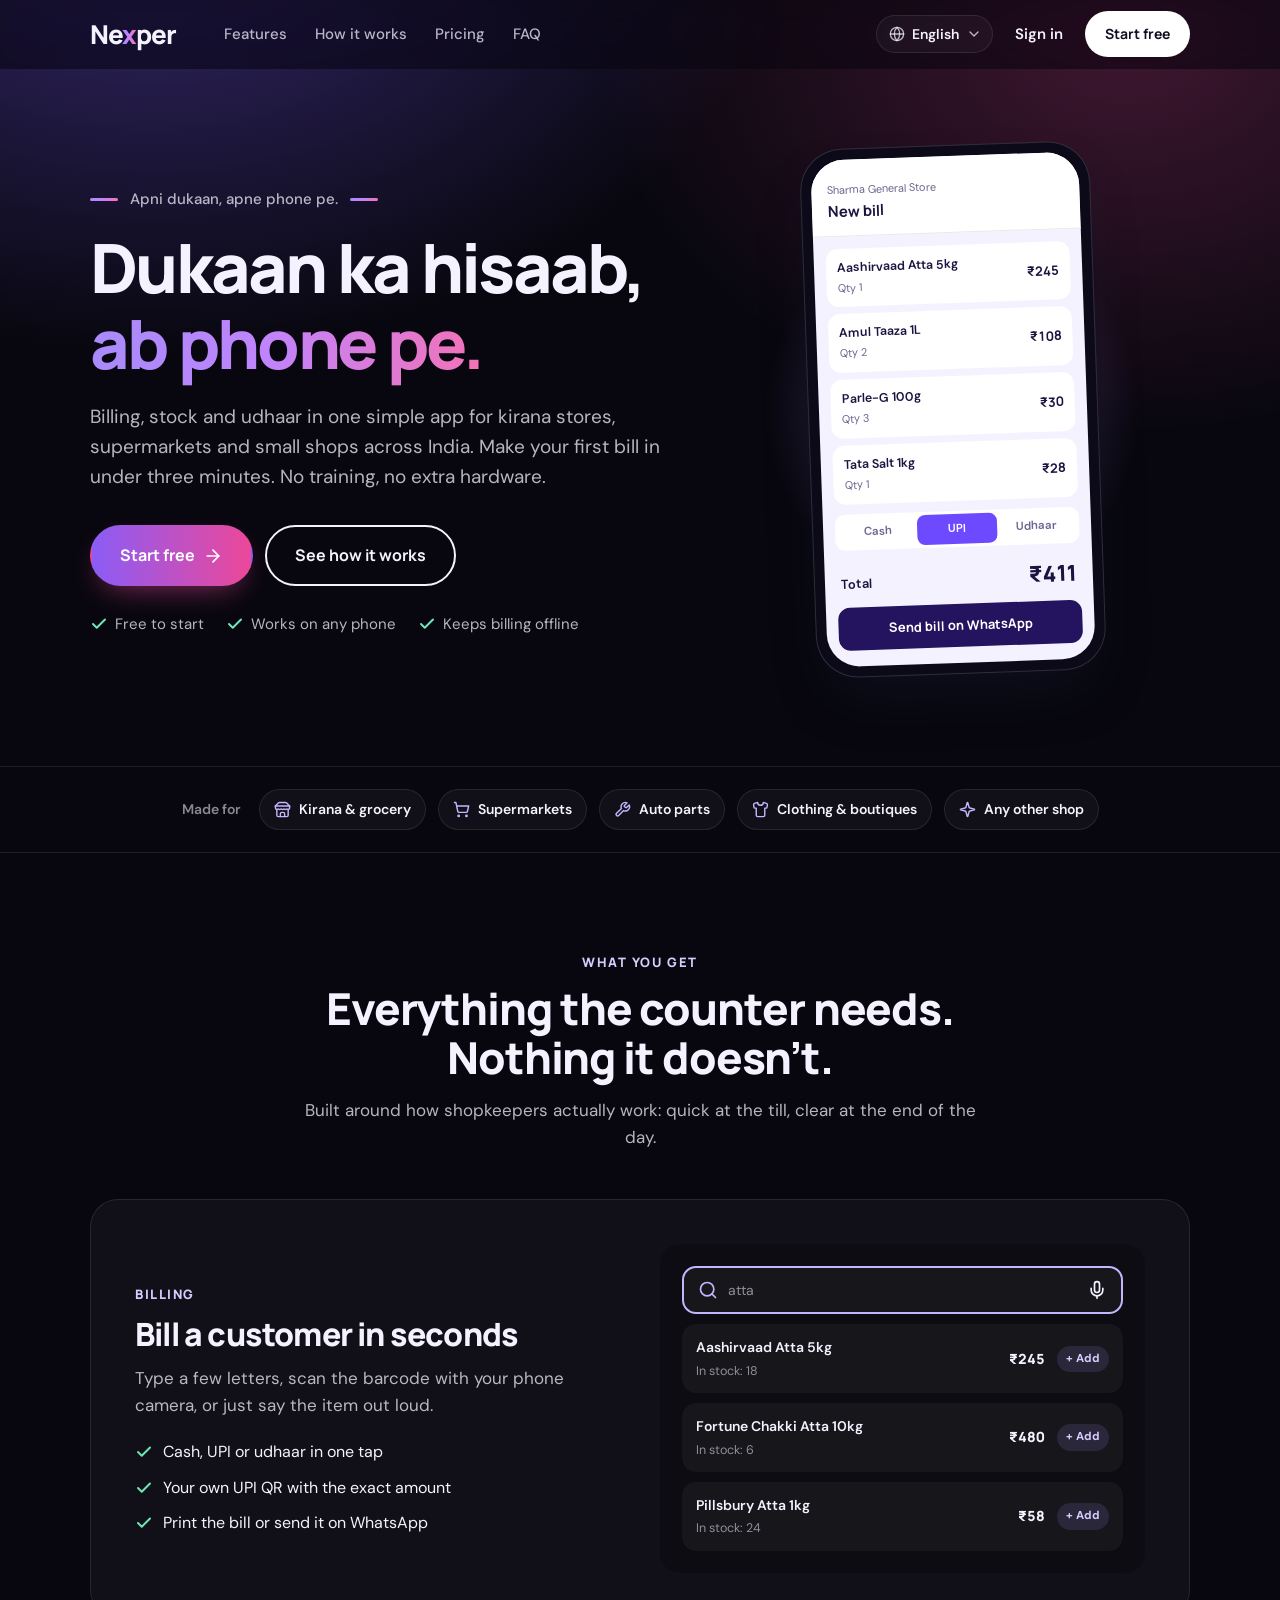
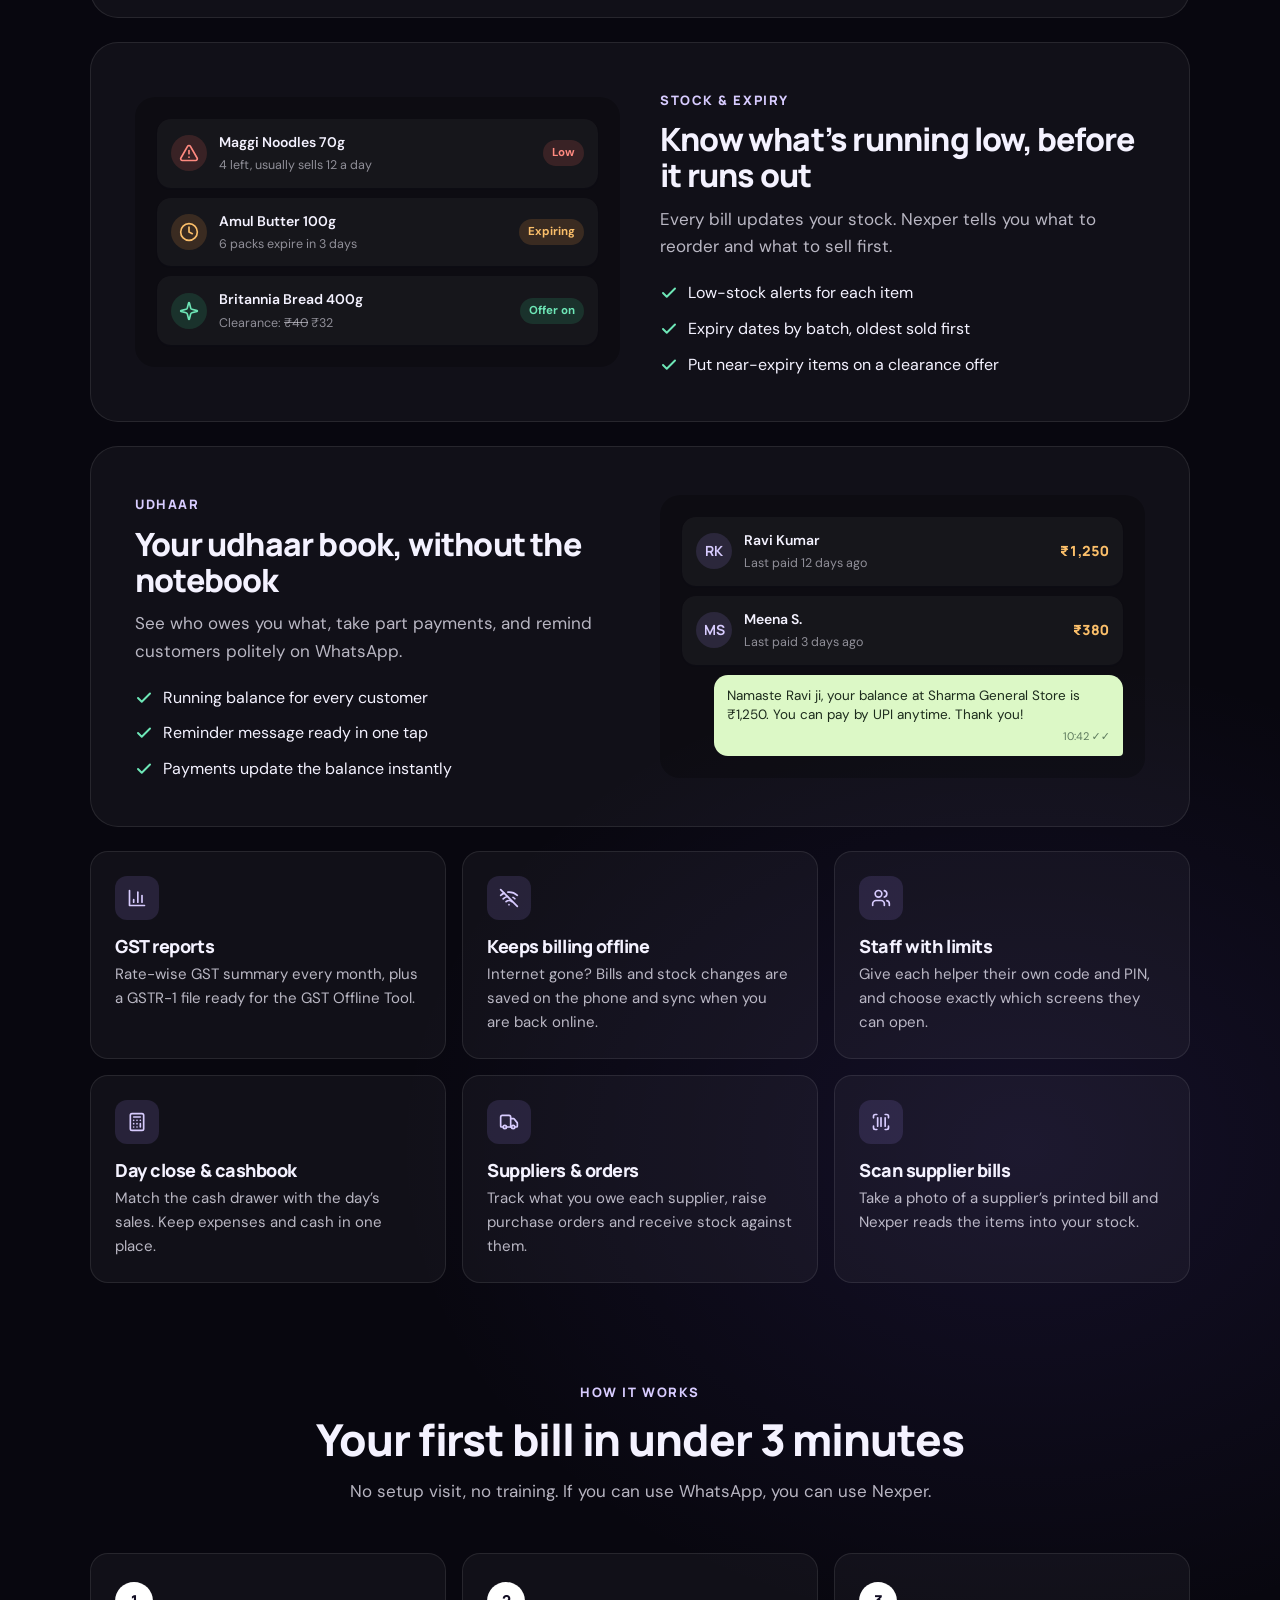
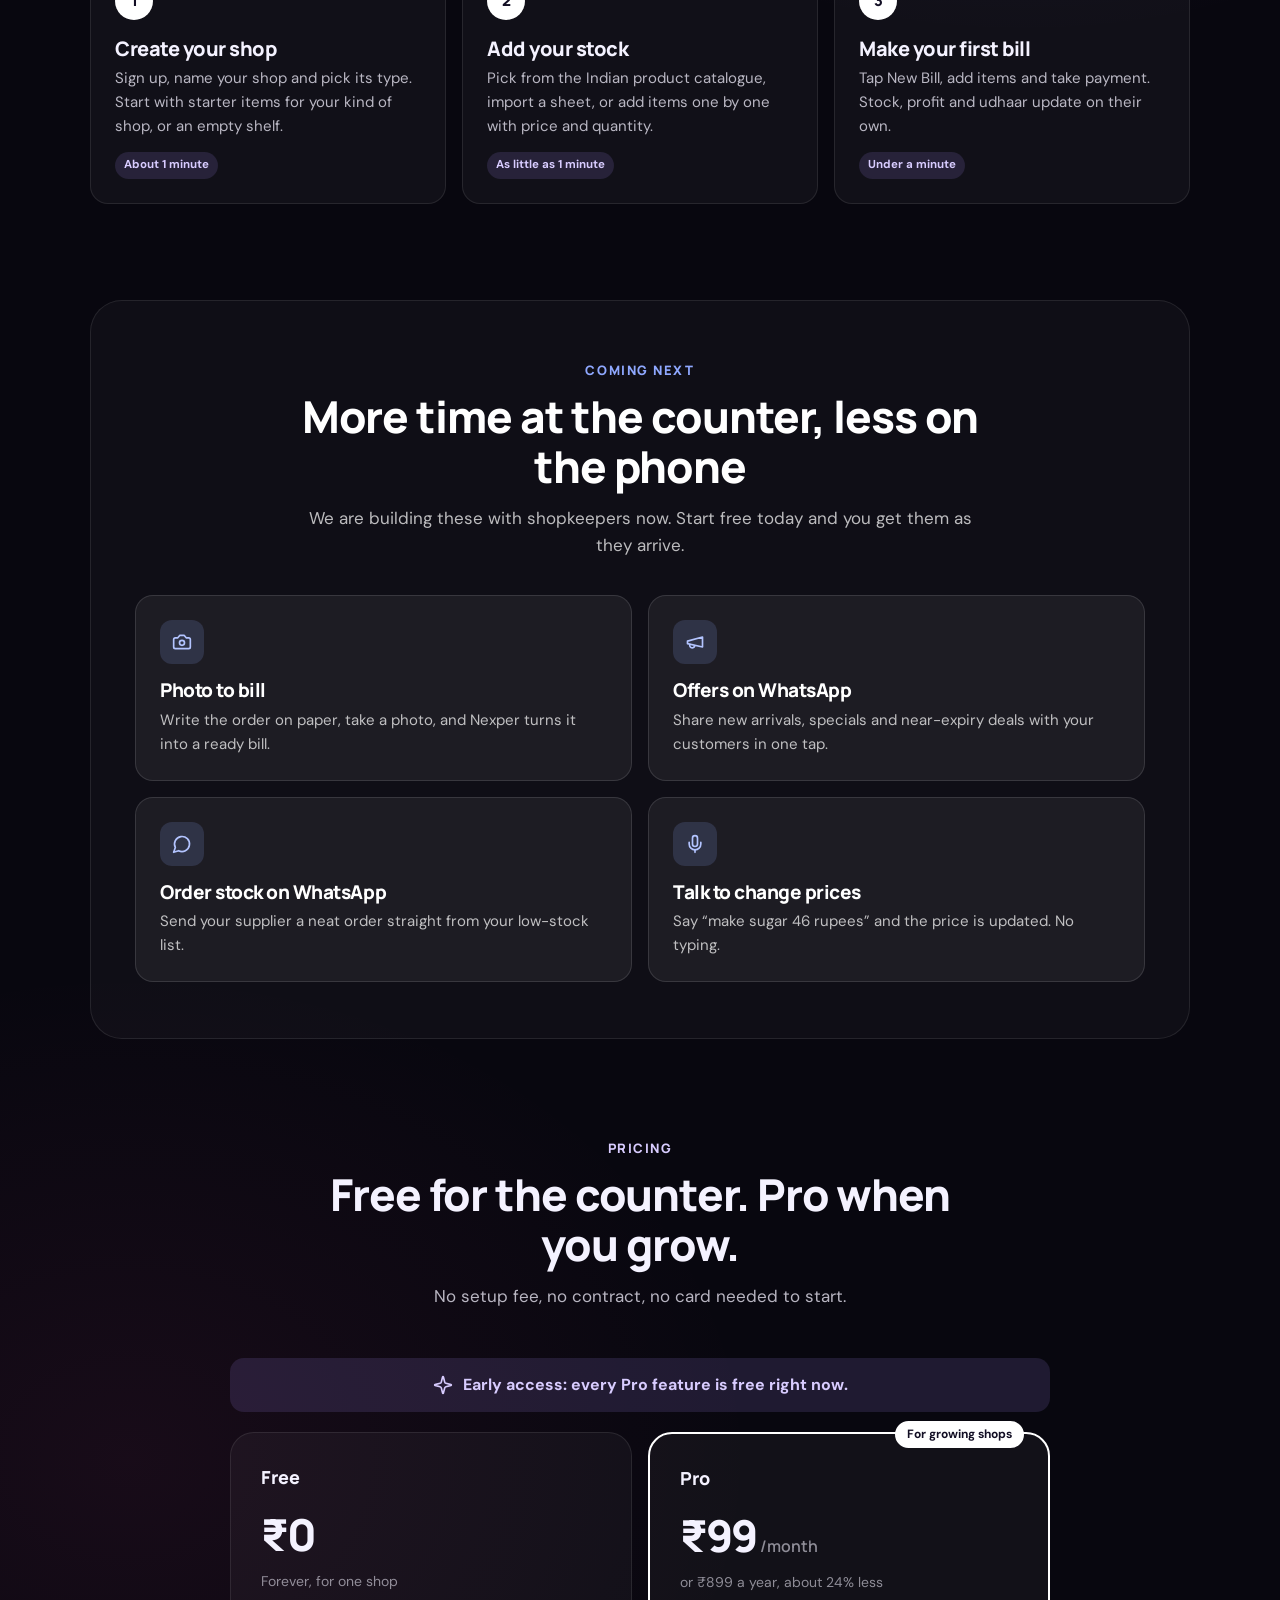
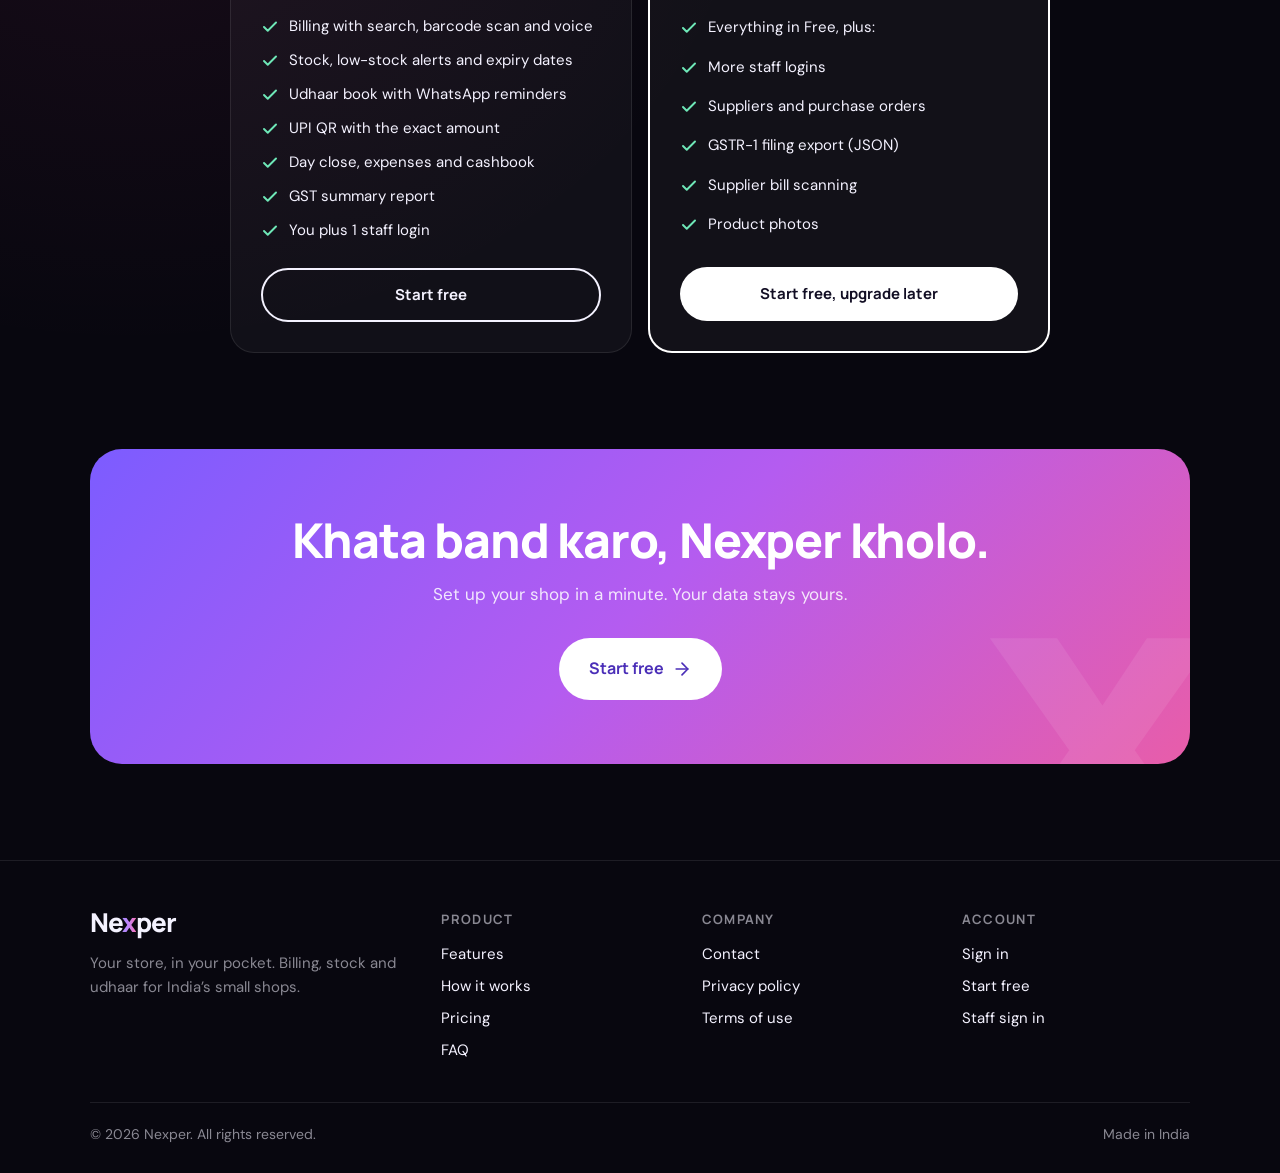
<file: index.html>
<!doctype html>
<html lang="en-IN">
<!-- Generated by tools/build.py. Do not edit by hand; see CLAUDE.md. -->
<head>
<meta charset="utf-8">
<meta name="viewport" content="width=device-width, initial-scale=1">
<title data-i18n="home.meta.title">Nexper | Dukaan ka hisaab, ab phone pe</title>
<meta name="description" content="Nexper is a simple billing, stock and udhaar app for kirana stores, supermarkets and small shops in India. Works on any phone. Free to start." data-i18n-attr="content:home.meta.description">
<link rel="canonical" href="https://nexper.in/">
<meta name="theme-color" content="#08070f">
<link rel="icon" href="/icon.svg" type="image/svg+xml">
<link rel="apple-touch-icon" href="/apple-touch-icon.png">
<meta property="og:type" content="website">
<meta property="og:site_name" content="Nexper">
<meta property="og:title" content="Nexper | Dukaan ka hisaab, ab phone pe">
<meta property="og:description" content="Nexper is a simple billing, stock and udhaar app for kirana stores, supermarkets and small shops in India. Works on any phone. Free to start.">
<meta property="og:url" content="https://nexper.in/">
<meta property="og:image" content="https://nexper.in/og.jpg">
<meta property="og:locale" content="en_IN">
<meta name="twitter:card" content="summary_large_image">
<script>
  // Hide the page briefly while a saved non-English language loads, so
  // visitors don't see English flash first. assets/i18n.js clears this.
  (function () {
    var codes = ["hi", "te", "kn", "ta", "ml"];
    var l = null;
    try { l = new URLSearchParams(location.search).get("lang") || localStorage.getItem("nexper.lang"); } catch (e) {}
    if (!l && navigator.languages) {
      for (var i = 0; i < navigator.languages.length && !l; i++) {
        var c = navigator.languages[i].slice(0, 2).toLowerCase();
        if (c === "en" || codes.indexOf(c) > -1) l = c;
      }
    }
    if (l && codes.indexOf(l) > -1) {
      var d = document.documentElement;
      d.setAttribute("data-lang-pending", "");
      setTimeout(function () { d.removeAttribute("data-lang-pending"); }, 2500);
    }
  })();
</script>
<link rel="preconnect" href="https://fonts.googleapis.com">
<link rel="preconnect" href="https://fonts.gstatic.com" crossorigin>
<link href="https://fonts.googleapis.com/css2?family=DM+Sans:opsz,wght@9..40,400;9..40,500;9..40,600;9..40,700&family=Manrope:wght@700;800&display=swap" rel="stylesheet">
<link rel="stylesheet" href="/assets/site.css?v=2e60a3e7">
</head>
<body>
<a class="skip" href="#main" data-i18n="skip">Skip to content</a>
<header class="header">
  <div class="wrap header-inner">
    <a class="wordmark" href="/" aria-label="Nexper home">Ne<span>x</span>per</a>
    <nav class="nav" aria-label="Main"><a data-i18n="nav.features" href="/#features">Features</a><a data-i18n="nav.how" href="/#how">How it works</a><a data-i18n="nav.pricing" href="/#pricing">Pricing</a><a data-i18n="nav.faq" href="/faq/">FAQ</a></nav>
    <div class="header-actions">
      <div class="lang-menu" data-lang-menu>
        <button type="button" class="lang-btn" aria-haspopup="true" aria-expanded="false" aria-label="Language" data-i18n-attr="aria-label:nav.language"><svg class="ico" aria-hidden="true"><use href="/assets/icons.svg?v=2e60a3e7#globe"/></svg><span data-lang-current>English</span><svg class="ico lang-chevron" aria-hidden="true"><use href="/assets/icons.svg?v=2e60a3e7#chevron-down"/></svg></button>
        <ul class="lang-list" role="menu" hidden><li><button type="button" role="menuitemradio" aria-checked="false" data-lang-option="en" data-html-lang="en-IN" lang="en-IN"><span class="lang-native">English</span><svg class="ico lang-tick" aria-hidden="true"><use href="/assets/icons.svg?v=2e60a3e7#check"/></svg></button></li><li><button type="button" role="menuitemradio" aria-checked="false" data-lang-option="hi" data-html-lang="hi-IN" data-font="Noto Sans Devanagari" lang="hi-IN"><span class="lang-native">हिन्दी</span><span class="lang-en">Hindi</span><svg class="ico lang-tick" aria-hidden="true"><use href="/assets/icons.svg?v=2e60a3e7#check"/></svg></button></li><li><button type="button" role="menuitemradio" aria-checked="false" data-lang-option="te" data-html-lang="te-IN" data-font="Noto Sans Telugu" lang="te-IN"><span class="lang-native">తెలుగు</span><span class="lang-en">Telugu</span><svg class="ico lang-tick" aria-hidden="true"><use href="/assets/icons.svg?v=2e60a3e7#check"/></svg></button></li><li><button type="button" role="menuitemradio" aria-checked="false" data-lang-option="kn" data-html-lang="kn-IN" data-font="Noto Sans Kannada" lang="kn-IN"><span class="lang-native">ಕನ್ನಡ</span><span class="lang-en">Kannada</span><svg class="ico lang-tick" aria-hidden="true"><use href="/assets/icons.svg?v=2e60a3e7#check"/></svg></button></li><li><button type="button" role="menuitemradio" aria-checked="false" data-lang-option="ta" data-html-lang="ta-IN" data-font="Noto Sans Tamil" lang="ta-IN"><span class="lang-native">தமிழ்</span><span class="lang-en">Tamil</span><svg class="ico lang-tick" aria-hidden="true"><use href="/assets/icons.svg?v=2e60a3e7#check"/></svg></button></li><li><button type="button" role="menuitemradio" aria-checked="false" data-lang-option="ml" data-html-lang="ml-IN" data-font="Noto Sans Malayalam" lang="ml-IN"><span class="lang-native">മലയാളം</span><span class="lang-en">Malayalam</span><svg class="ico lang-tick" aria-hidden="true"><use href="/assets/icons.svg?v=2e60a3e7#check"/></svg></button></li></ul>
      </div>
      <a class="signin" data-i18n="nav.signin" href="https://app.nexper.in/login">Sign in</a>
      <a class="btn btn-dark header-start" data-i18n="nav.start" href="https://app.nexper.in/login?mode=signup">Start free</a>
      <button class="menu-btn" type="button" aria-label="Menu" data-i18n-attr="aria-label:nav.menu" aria-expanded="false" aria-controls="mobile-menu"><svg class="ico" aria-hidden="true"><use href="/assets/icons.svg?v=2e60a3e7#menu"/></svg></button>
    </div>
  </div>
  <nav class="mobile-menu" id="mobile-menu" aria-label="Mobile"><a data-i18n="nav.features" href="/#features">Features</a><a data-i18n="nav.how" href="/#how">How it works</a><a data-i18n="nav.pricing" href="/#pricing">Pricing</a><a data-i18n="nav.faq" href="/faq/">FAQ</a><a data-i18n="nav.signin" href="https://app.nexper.in/login">Sign in</a></nav>
</header>
<main id="main">
<section class="hero">
  <div class="wrap hero-grid">
    <div>
      <span class="tagline" data-i18n="home.hero.tagline">Apni dukaan, apne phone pe.</span>
      <h1 data-i18n="home.hero.title">Dukaan ka hisaab, <em>ab phone pe.</em></h1>
      <p class="hero-sub" data-i18n="home.hero.sub">Billing, stock and udhaar in one simple app for kirana stores, supermarkets and small shops across India. Make your first bill in under three minutes. No training, no extra hardware.</p>
      <div class="hero-ctas">
        <a class="btn btn-primary btn-lg" href="https://app.nexper.in/login?mode=signup"><span data-i18n="nav.start">Start free</span> <svg class="ico" aria-hidden="true"><use href="/assets/icons.svg?v=2e60a3e7#arrow-right"/></svg></a>
        <a class="btn btn-ghost btn-lg" data-i18n="home.hero.cta2" href="#how">See how it works</a>
      </div>
      <ul class="checks">
        <li><svg class="ico" aria-hidden="true"><use href="/assets/icons.svg?v=2e60a3e7#check"/></svg><span data-i18n="home.hero.check1">Free to start</span></li>
        <li><svg class="ico" aria-hidden="true"><use href="/assets/icons.svg?v=2e60a3e7#check"/></svg><span data-i18n="home.hero.check2">Works on any phone</span></li>
        <li><svg class="ico" aria-hidden="true"><use href="/assets/icons.svg?v=2e60a3e7#check"/></svg><span data-i18n="home.hero.check3">Keeps billing offline</span></li>
      </ul>
    </div>

    <div class="phone-stage" aria-hidden="true">
      <div class="phone">
        <div class="screen">
          <div class="screen-top"><small>Sharma General Store</small><strong data-i18n="phone.newbill">New bill</strong></div>
          <div class="screen-body">
            <div class="line"><span><b>Aashirvaad Atta 5kg</b><i><span data-i18n="phone.qty">Qty</span> 1</i></span><span class="amt">&#8377;245</span></div>
            <div class="line"><span><b>Amul Taaza 1L</b><i><span data-i18n="phone.qty">Qty</span> 2</i></span><span class="amt">&#8377;108</span></div>
            <div class="line"><span><b>Parle-G 100g</b><i><span data-i18n="phone.qty">Qty</span> 3</i></span><span class="amt">&#8377;30</span></div>
            <div class="line"><span><b>Tata Salt 1kg</b><i><span data-i18n="phone.qty">Qty</span> 1</i></span><span class="amt">&#8377;28</span></div>
            <div class="pay"><span data-i18n="phone.cash">Cash</span><span class="on">UPI</span><span data-i18n="phone.udhaar">Udhaar</span></div>
            <div class="total"><span data-i18n="phone.total">Total</span><span class="amt">&#8377;411</span></div>
            <div class="screen-cta" data-i18n="phone.send">Send bill on WhatsApp</div>
          </div>
        </div>
      </div>
    </div>
  </div>
</section>

<section class="shops" aria-label="Shop types">
  <div class="wrap shops-inner">
    <p data-i18n="shops.madefor">Made for</p>
    <span class="pill"><svg class="ico" aria-hidden="true"><use href="/assets/icons.svg?v=2e60a3e7#store"/></svg><span data-i18n="shops.kirana">Kirana & grocery</span></span><span class="pill"><svg class="ico" aria-hidden="true"><use href="/assets/icons.svg?v=2e60a3e7#cart"/></svg><span data-i18n="shops.super">Supermarkets</span></span><span class="pill"><svg class="ico" aria-hidden="true"><use href="/assets/icons.svg?v=2e60a3e7#wrench"/></svg><span data-i18n="shops.auto">Auto parts</span></span><span class="pill"><svg class="ico" aria-hidden="true"><use href="/assets/icons.svg?v=2e60a3e7#shirt"/></svg><span data-i18n="shops.clothing">Clothing & boutiques</span></span><span class="pill"><svg class="ico" aria-hidden="true"><use href="/assets/icons.svg?v=2e60a3e7#sparkles"/></svg><span data-i18n="shops.other">Any other shop</span></span>
  </div>
</section>

<section class="section" id="features">
  <div class="wrap">
    <div class="section-head">
      <span class="eyebrow" data-i18n="features.eyebrow">What you get</span>
      <h2 data-i18n="features.title">Everything the counter needs. Nothing it doesn’t.</h2>
      <p data-i18n="features.sub">Built around how shopkeepers actually work: quick at the till, clear at the end of the day.</p>
    </div>

    <div class="rows">
      <article class="row">
        <div class="row-copy">
          <span class="eyebrow" data-i18n="billing.eyebrow">Billing</span>
          <h3 data-i18n="billing.title">Bill a customer in seconds</h3>
          <p data-i18n="billing.text">Type a few letters, scan the barcode with your phone camera, or just say the item out loud.</p>
          <ul class="ticks"><li><svg class="ico" aria-hidden="true"><use href="/assets/icons.svg?v=2e60a3e7#check"/></svg><span data-i18n="billing.t1">Cash, UPI or udhaar in one tap</span></li><li><svg class="ico" aria-hidden="true"><use href="/assets/icons.svg?v=2e60a3e7#check"/></svg><span data-i18n="billing.t2">Your own UPI QR with the exact amount</span></li><li><svg class="ico" aria-hidden="true"><use href="/assets/icons.svg?v=2e60a3e7#check"/></svg><span data-i18n="billing.t3">Print the bill or send it on WhatsApp</span></li></ul>
        </div>
        <div class="demo" aria-hidden="true">
          <div class="search"><svg class="ico" aria-hidden="true"><use href="/assets/icons.svg?v=2e60a3e7#search"/></svg><span>atta</span><svg class="ico mic" aria-hidden="true"><use href="/assets/icons.svg?v=2e60a3e7#mic"/></svg></div>
          <div class="demo-card"><div class="grow"><b>Aashirvaad Atta 5kg</b><small><span data-i18n="demo.instock">In stock:</span> 18</small></div><span class="amt">&#8377;245</span><span class="tag tag-blue" data-i18n="demo.add">+ Add</span></div>
          <div class="demo-card"><div class="grow"><b>Fortune Chakki Atta 10kg</b><small><span data-i18n="demo.instock">In stock:</span> 6</small></div><span class="amt">&#8377;480</span><span class="tag tag-blue" data-i18n="demo.add">+ Add</span></div>
          <div class="demo-card"><div class="grow"><b>Pillsbury Atta 1kg</b><small><span data-i18n="demo.instock">In stock:</span> 24</small></div><span class="amt">&#8377;58</span><span class="tag tag-blue" data-i18n="demo.add">+ Add</span></div>
        </div>
      </article>

      <article class="row">
        <div class="row-copy">
          <span class="eyebrow" data-i18n="stock.eyebrow">Stock & expiry</span>
          <h3 data-i18n="stock.title">Know what’s running low, before it runs out</h3>
          <p data-i18n="stock.text">Every bill updates your stock. Nexper tells you what to reorder and what to sell first.</p>
          <ul class="ticks"><li><svg class="ico" aria-hidden="true"><use href="/assets/icons.svg?v=2e60a3e7#check"/></svg><span data-i18n="stock.t1">Low-stock alerts for each item</span></li><li><svg class="ico" aria-hidden="true"><use href="/assets/icons.svg?v=2e60a3e7#check"/></svg><span data-i18n="stock.t2">Expiry dates by batch, oldest sold first</span></li><li><svg class="ico" aria-hidden="true"><use href="/assets/icons.svg?v=2e60a3e7#check"/></svg><span data-i18n="stock.t3">Put near-expiry items on a clearance offer</span></li></ul>
        </div>
        <div class="demo" aria-hidden="true">
          <div class="demo-card"><span class="avatar" style="background:var(--red-soft);color:var(--red)"><svg class="ico" aria-hidden="true"><use href="/assets/icons.svg?v=2e60a3e7#alert"/></svg></span><div class="grow"><b>Maggi Noodles 70g</b><small data-i18n="demo.low.text">4 left, usually sells 12 a day</small></div><span class="tag tag-red" data-i18n="demo.low.tag">Low</span></div>
          <div class="demo-card"><span class="avatar" style="background:var(--amber-soft);color:var(--amber)"><svg class="ico" aria-hidden="true"><use href="/assets/icons.svg?v=2e60a3e7#clock"/></svg></span><div class="grow"><b>Amul Butter 100g</b><small data-i18n="demo.exp.text">6 packs expire in 3 days</small></div><span class="tag tag-amber" data-i18n="demo.exp.tag">Expiring</span></div>
          <div class="demo-card"><span class="avatar" style="background:var(--green-soft);color:var(--green)"><svg class="ico" aria-hidden="true"><use href="/assets/icons.svg?v=2e60a3e7#sparkles"/></svg></span><div class="grow"><b>Britannia Bread 400g</b><small data-i18n="demo.offer.text">Clearance: <s>₹40</s> ₹32</small></div><span class="tag tag-green" data-i18n="demo.offer.tag">Offer on</span></div>
        </div>
      </article>

      <article class="row">
        <div class="row-copy">
          <span class="eyebrow" data-i18n="udhaar.eyebrow">Udhaar</span>
          <h3 data-i18n="udhaar.title">Your udhaar book, without the notebook</h3>
          <p data-i18n="udhaar.text">See who owes you what, take part payments, and remind customers politely on WhatsApp.</p>
          <ul class="ticks"><li><svg class="ico" aria-hidden="true"><use href="/assets/icons.svg?v=2e60a3e7#check"/></svg><span data-i18n="udhaar.t1">Running balance for every customer</span></li><li><svg class="ico" aria-hidden="true"><use href="/assets/icons.svg?v=2e60a3e7#check"/></svg><span data-i18n="udhaar.t2">Reminder message ready in one tap</span></li><li><svg class="ico" aria-hidden="true"><use href="/assets/icons.svg?v=2e60a3e7#check"/></svg><span data-i18n="udhaar.t3">Payments update the balance instantly</span></li></ul>
        </div>
        <div class="demo" aria-hidden="true">
          <div class="demo-card"><span class="avatar">RK</span><div class="grow"><b>Ravi Kumar</b><small data-i18n="demo.paid12">Last paid 12 days ago</small></div><span class="amt" style="color:var(--amber)">&#8377;1,250</span></div>
          <div class="demo-card"><span class="avatar">MS</span><div class="grow"><b>Meena S.</b><small data-i18n="demo.paid3">Last paid 3 days ago</small></div><span class="amt" style="color:var(--amber)">&#8377;380</span></div>
          <div class="wa-bubble"><span data-i18n="demo.wa">Namaste Ravi ji, your balance at Sharma General Store is ₹1,250. You can pay by UPI anytime. Thank you!</span><small>10:42 &#10003;&#10003;</small></div>
        </div>
      </article>
    </div>

    <div class="grid">
      <div class="card"><span class="icon-box"><svg class="ico" aria-hidden="true"><use href="/assets/icons.svg?v=2e60a3e7#chart"/></svg></span><h3 data-i18n="grid.gst.title">GST reports</h3><p data-i18n="grid.gst.text">Rate-wise GST summary every month, plus a GSTR-1 file ready for the GST Offline Tool.</p></div><div class="card"><span class="icon-box"><svg class="ico" aria-hidden="true"><use href="/assets/icons.svg?v=2e60a3e7#wifi-off"/></svg></span><h3 data-i18n="grid.offline.title">Keeps billing offline</h3><p data-i18n="grid.offline.text">Internet gone? Bills and stock changes are saved on the phone and sync when you are back online.</p></div><div class="card"><span class="icon-box"><svg class="ico" aria-hidden="true"><use href="/assets/icons.svg?v=2e60a3e7#users"/></svg></span><h3 data-i18n="grid.staff.title">Staff with limits</h3><p data-i18n="grid.staff.text">Give each helper their own code and PIN, and choose exactly which screens they can open.</p></div><div class="card"><span class="icon-box"><svg class="ico" aria-hidden="true"><use href="/assets/icons.svg?v=2e60a3e7#calculator"/></svg></span><h3 data-i18n="grid.dayclose.title">Day close & cashbook</h3><p data-i18n="grid.dayclose.text">Match the cash drawer with the day’s sales. Keep expenses and cash in one place.</p></div><div class="card"><span class="icon-box"><svg class="ico" aria-hidden="true"><use href="/assets/icons.svg?v=2e60a3e7#truck"/></svg></span><h3 data-i18n="grid.suppliers.title">Suppliers & orders</h3><p data-i18n="grid.suppliers.text">Track what you owe each supplier, raise purchase orders and receive stock against them.</p></div><div class="card"><span class="icon-box"><svg class="ico" aria-hidden="true"><use href="/assets/icons.svg?v=2e60a3e7#scan"/></svg></span><h3 data-i18n="grid.scan.title">Scan supplier bills</h3><p data-i18n="grid.scan.text">Take a photo of a supplier’s printed bill and Nexper reads the items into your stock.</p></div>
    </div>
  </div>
</section>

<section class="section" id="how">
  <div class="wrap">
    <div class="section-head">
      <span class="eyebrow" data-i18n="how.eyebrow">How it works</span>
      <h2 data-i18n="how.title">Your first bill in under 3 minutes</h2>
      <p data-i18n="how.sub">No setup visit, no training. If you can use WhatsApp, you can use Nexper.</p>
    </div>
    <div class="steps">
      <div class="step"><span class="step-n">1</span><h3 data-i18n="how.s1.title">Create your shop</h3><p data-i18n="how.s1.text">Sign up, name your shop and pick its type. Start with starter items for your kind of shop, or an empty shelf.</p><span class="tag tag-blue time" data-i18n="how.s1.time">About 1 minute</span></div><div class="step"><span class="step-n">2</span><h3 data-i18n="how.s2.title">Add your stock</h3><p data-i18n="how.s2.text">Pick from the Indian product catalogue, import a sheet, or add items one by one with price and quantity.</p><span class="tag tag-blue time" data-i18n="how.s2.time">As little as 1 minute</span></div><div class="step"><span class="step-n">3</span><h3 data-i18n="how.s3.title">Make your first bill</h3><p data-i18n="how.s3.text">Tap New Bill, add items and take payment. Stock, profit and udhaar update on their own.</p><span class="tag tag-blue time" data-i18n="how.s3.time">Under a minute</span></div>
    </div>
  </div>
</section>

<section class="section" id="soon">
  <div class="wrap">
    <div class="soon">
      <div class="section-head">
        <span class="eyebrow" data-i18n="soon.eyebrow">Coming next</span>
        <h2 data-i18n="soon.title">More time at the counter, less on the phone</h2>
        <p data-i18n="soon.sub">We are building these with shopkeepers now. Start free today and you get them as they arrive.</p>
      </div>
      <div class="soon-grid">
        <div class="soon-card"><span class="icon-box"><svg class="ico" aria-hidden="true"><use href="/assets/icons.svg?v=2e60a3e7#camera"/></svg></span><h3 data-i18n="soon.photo.title">Photo to bill</h3><p data-i18n="soon.photo.text">Write the order on paper, take a photo, and Nexper turns it into a ready bill.</p></div><div class="soon-card"><span class="icon-box"><svg class="ico" aria-hidden="true"><use href="/assets/icons.svg?v=2e60a3e7#megaphone"/></svg></span><h3 data-i18n="soon.offers.title">Offers on WhatsApp</h3><p data-i18n="soon.offers.text">Share new arrivals, specials and near-expiry deals with your customers in one tap.</p></div><div class="soon-card"><span class="icon-box"><svg class="ico" aria-hidden="true"><use href="/assets/icons.svg?v=2e60a3e7#message"/></svg></span><h3 data-i18n="soon.order.title">Order stock on WhatsApp</h3><p data-i18n="soon.order.text">Send your supplier a neat order straight from your low-stock list.</p></div><div class="soon-card"><span class="icon-box"><svg class="ico" aria-hidden="true"><use href="/assets/icons.svg?v=2e60a3e7#mic"/></svg></span><h3 data-i18n="soon.voice.title">Talk to change prices</h3><p data-i18n="soon.voice.text">Say “make sugar 46 rupees” and the price is updated. No typing.</p></div>
      </div>
    </div>
  </div>
</section>

<section class="section" id="pricing">
  <div class="wrap">
    <div class="section-head">
      <span class="eyebrow" data-i18n="pricing.eyebrow">Pricing</span>
      <h2 data-i18n="pricing.title">Free for the counter. Pro when you grow.</h2>
      <p data-i18n="pricing.sub">No setup fee, no contract, no card needed to start.</p>
    </div>
    <p class="early"><svg class="ico" aria-hidden="true"><use href="/assets/icons.svg?v=2e60a3e7#sparkles"/></svg><span data-i18n="pricing.early">Early access: every Pro feature is free right now.</span></p>
    <div class="plans">
      <div class="plan">
        <span class="plan-name" data-i18n="pricing.free.name">Free</span>
        <span class="price">&#8377;0</span>
        <span class="plan-note" data-i18n="pricing.free.note">Forever, for one shop</span>
        <ul class="ticks"><li><svg class="ico" aria-hidden="true"><use href="/assets/icons.svg?v=2e60a3e7#check"/></svg><span data-i18n="pricing.free.f1">Billing with search, barcode scan and voice</span></li><li><svg class="ico" aria-hidden="true"><use href="/assets/icons.svg?v=2e60a3e7#check"/></svg><span data-i18n="pricing.free.f2">Stock, low-stock alerts and expiry dates</span></li><li><svg class="ico" aria-hidden="true"><use href="/assets/icons.svg?v=2e60a3e7#check"/></svg><span data-i18n="pricing.free.f3">Udhaar book with WhatsApp reminders</span></li><li><svg class="ico" aria-hidden="true"><use href="/assets/icons.svg?v=2e60a3e7#check"/></svg><span data-i18n="pricing.free.f4">UPI QR with the exact amount</span></li><li><svg class="ico" aria-hidden="true"><use href="/assets/icons.svg?v=2e60a3e7#check"/></svg><span data-i18n="pricing.free.f5">Day close, expenses and cashbook</span></li><li><svg class="ico" aria-hidden="true"><use href="/assets/icons.svg?v=2e60a3e7#check"/></svg><span data-i18n="pricing.free.f6">GST summary report</span></li><li><svg class="ico" aria-hidden="true"><use href="/assets/icons.svg?v=2e60a3e7#check"/></svg><span data-i18n="pricing.free.f7">You plus 1 staff login</span></li></ul>
        <a class="btn btn-ghost" data-i18n="nav.start" href="https://app.nexper.in/login?mode=signup">Start free</a>
      </div>
      <div class="plan featured">
        <span class="plan-badge" data-i18n="pricing.pro.badge">For growing shops</span>
        <span class="plan-name" data-i18n="pricing.pro.name">Pro</span>
        <span class="price">&#8377;99<small> <span data-i18n="pricing.pro.per">/month</span></small></span>
        <span class="plan-note" data-i18n="pricing.pro.note">or ₹899 a year, about 24% less</span>
        <ul class="ticks"><li><svg class="ico" aria-hidden="true"><use href="/assets/icons.svg?v=2e60a3e7#check"/></svg><span data-i18n="pricing.pro.f1">Everything in Free, plus:</span></li><li><svg class="ico" aria-hidden="true"><use href="/assets/icons.svg?v=2e60a3e7#check"/></svg><span data-i18n="pricing.pro.f2">More staff logins</span></li><li><svg class="ico" aria-hidden="true"><use href="/assets/icons.svg?v=2e60a3e7#check"/></svg><span data-i18n="pricing.pro.f3">Suppliers and purchase orders</span></li><li><svg class="ico" aria-hidden="true"><use href="/assets/icons.svg?v=2e60a3e7#check"/></svg><span data-i18n="pricing.pro.f4">GSTR-1 filing export (JSON)</span></li><li><svg class="ico" aria-hidden="true"><use href="/assets/icons.svg?v=2e60a3e7#check"/></svg><span data-i18n="pricing.pro.f5">Supplier bill scanning</span></li><li><svg class="ico" aria-hidden="true"><use href="/assets/icons.svg?v=2e60a3e7#check"/></svg><span data-i18n="pricing.pro.f6">Product photos</span></li></ul>
        <a class="btn btn-dark" data-i18n="pricing.pro.cta" href="https://app.nexper.in/login?mode=signup">Start free, upgrade later</a>
      </div>
    </div>
  </div>
</section>

<section class="closing">
  <div class="wrap">
    <div class="closing-box">
      <h2 data-i18n="closing.title">Khata band karo, Nexper kholo.</h2>
      <p data-i18n="closing.sub">Set up your shop in a minute. Your data stays yours.</p>
      <a class="btn btn-light btn-lg" href="https://app.nexper.in/login?mode=signup"><span data-i18n="nav.start">Start free</span> <svg class="ico" aria-hidden="true"><use href="/assets/icons.svg?v=2e60a3e7#arrow-right"/></svg></a>
    </div>
  </div>
</section>
</main>
<footer class="footer">
  <div class="wrap">
    <div class="footer-grid">
      <div class="footer-brand">
        <a class="wordmark" href="/">Ne<span>x</span>per</a>
        <p data-i18n="footer.tagline">Your store, in your pocket. Billing, stock and udhaar for India’s small shops.</p>
      </div>
      <div><h4 data-i18n="footer.product">Product</h4><ul><li><a data-i18n="nav.features" href="/#features">Features</a></li><li><a data-i18n="nav.how" href="/#how">How it works</a></li><li><a data-i18n="nav.pricing" href="/#pricing">Pricing</a></li><li><a data-i18n="nav.faq" href="/faq/">FAQ</a></li></ul></div><div><h4 data-i18n="footer.company">Company</h4><ul><li><a data-i18n="footer.contact" href="/contact/">Contact</a></li><li><a data-i18n="footer.privacy" href="/privacy/">Privacy policy</a></li><li><a data-i18n="footer.terms" href="/terms/">Terms of use</a></li></ul></div><div><h4 data-i18n="footer.account">Account</h4><ul><li><a data-i18n="nav.signin" href="https://app.nexper.in/login">Sign in</a></li><li><a data-i18n="nav.start" href="https://app.nexper.in/login?mode=signup">Start free</a></li><li><a data-i18n="footer.staff" href="https://app.nexper.in/login?mode=staff">Staff sign in</a></li></ul></div>
    </div>
    <div class="footer-bottom">
      <span>&copy; <span data-year>2026</span> Nexper. <span data-i18n="footer.rights">All rights reserved.</span></span>
      <span data-i18n="footer.madein">Made in India</span>
    </div>
  </div>
</footer>
<script src="/assets/site.js?v=2e60a3e7" defer></script>
<script src="/assets/i18n.js?v=2e60a3e7" defer></script>
</body>
</html>
</file>
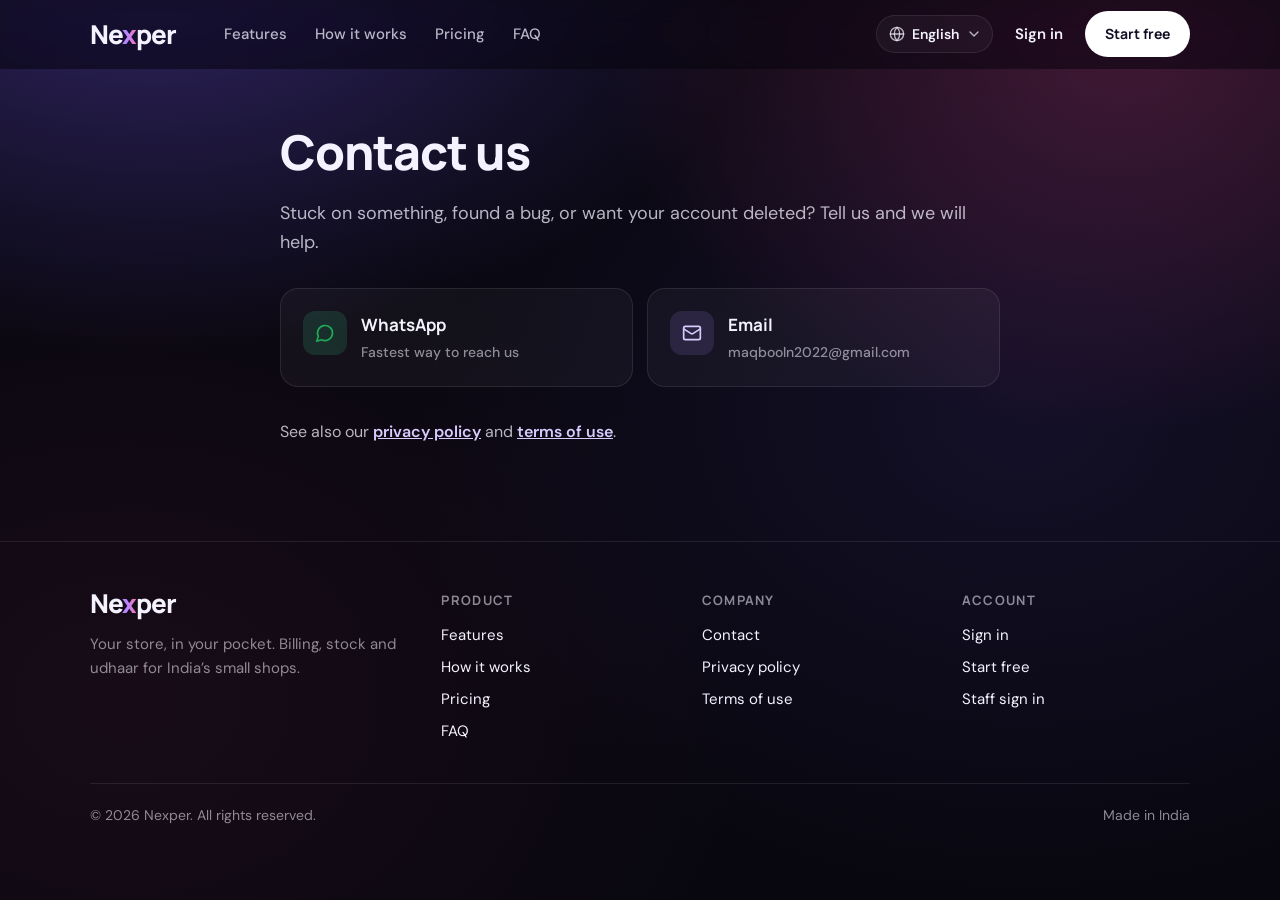
<file: contact/index.html>
<!doctype html>
<html lang="en-IN">
<!-- Generated by tools/build.py. Do not edit by hand; see CLAUDE.md. -->
<head>
<meta charset="utf-8">
<meta name="viewport" content="width=device-width, initial-scale=1">
<title data-i18n="contact.meta.title">Contact | Nexper</title>
<meta name="description" content="Get help with Nexper." data-i18n-attr="content:contact.meta.description">
<link rel="canonical" href="https://nexper.in/contact/">
<meta name="theme-color" content="#08070f">
<link rel="icon" href="/icon.svg" type="image/svg+xml">
<link rel="apple-touch-icon" href="/apple-touch-icon.png">
<meta property="og:type" content="website">
<meta property="og:site_name" content="Nexper">
<meta property="og:title" content="Contact | Nexper">
<meta property="og:description" content="Get help with Nexper.">
<meta property="og:url" content="https://nexper.in/contact/">
<meta property="og:image" content="https://nexper.in/og.jpg">
<meta property="og:locale" content="en_IN">
<meta name="twitter:card" content="summary_large_image">
<script>
  // Hide the page briefly while a saved non-English language loads, so
  // visitors don't see English flash first. assets/i18n.js clears this.
  (function () {
    var codes = ["hi", "te", "kn", "ta", "ml"];
    var l = null;
    try { l = new URLSearchParams(location.search).get("lang") || localStorage.getItem("nexper.lang"); } catch (e) {}
    if (!l && navigator.languages) {
      for (var i = 0; i < navigator.languages.length && !l; i++) {
        var c = navigator.languages[i].slice(0, 2).toLowerCase();
        if (c === "en" || codes.indexOf(c) > -1) l = c;
      }
    }
    if (l && codes.indexOf(l) > -1) {
      var d = document.documentElement;
      d.setAttribute("data-lang-pending", "");
      setTimeout(function () { d.removeAttribute("data-lang-pending"); }, 2500);
    }
  })();
</script>
<link rel="preconnect" href="https://fonts.googleapis.com">
<link rel="preconnect" href="https://fonts.gstatic.com" crossorigin>
<link href="https://fonts.googleapis.com/css2?family=DM+Sans:opsz,wght@9..40,400;9..40,500;9..40,600;9..40,700&family=Manrope:wght@700;800&display=swap" rel="stylesheet">
<link rel="stylesheet" href="/assets/site.css?v=2e60a3e7">
</head>
<body>
<a class="skip" href="#main" data-i18n="skip">Skip to content</a>
<header class="header">
  <div class="wrap header-inner">
    <a class="wordmark" href="/" aria-label="Nexper home">Ne<span>x</span>per</a>
    <nav class="nav" aria-label="Main"><a data-i18n="nav.features" href="/#features">Features</a><a data-i18n="nav.how" href="/#how">How it works</a><a data-i18n="nav.pricing" href="/#pricing">Pricing</a><a data-i18n="nav.faq" href="/faq/">FAQ</a></nav>
    <div class="header-actions">
      <div class="lang-menu" data-lang-menu>
        <button type="button" class="lang-btn" aria-haspopup="true" aria-expanded="false" aria-label="Language" data-i18n-attr="aria-label:nav.language"><svg class="ico" aria-hidden="true"><use href="/assets/icons.svg?v=2e60a3e7#globe"/></svg><span data-lang-current>English</span><svg class="ico lang-chevron" aria-hidden="true"><use href="/assets/icons.svg?v=2e60a3e7#chevron-down"/></svg></button>
        <ul class="lang-list" role="menu" hidden><li><button type="button" role="menuitemradio" aria-checked="false" data-lang-option="en" data-html-lang="en-IN" lang="en-IN"><span class="lang-native">English</span><svg class="ico lang-tick" aria-hidden="true"><use href="/assets/icons.svg?v=2e60a3e7#check"/></svg></button></li><li><button type="button" role="menuitemradio" aria-checked="false" data-lang-option="hi" data-html-lang="hi-IN" data-font="Noto Sans Devanagari" lang="hi-IN"><span class="lang-native">हिन्दी</span><span class="lang-en">Hindi</span><svg class="ico lang-tick" aria-hidden="true"><use href="/assets/icons.svg?v=2e60a3e7#check"/></svg></button></li><li><button type="button" role="menuitemradio" aria-checked="false" data-lang-option="te" data-html-lang="te-IN" data-font="Noto Sans Telugu" lang="te-IN"><span class="lang-native">తెలుగు</span><span class="lang-en">Telugu</span><svg class="ico lang-tick" aria-hidden="true"><use href="/assets/icons.svg?v=2e60a3e7#check"/></svg></button></li><li><button type="button" role="menuitemradio" aria-checked="false" data-lang-option="kn" data-html-lang="kn-IN" data-font="Noto Sans Kannada" lang="kn-IN"><span class="lang-native">ಕನ್ನಡ</span><span class="lang-en">Kannada</span><svg class="ico lang-tick" aria-hidden="true"><use href="/assets/icons.svg?v=2e60a3e7#check"/></svg></button></li><li><button type="button" role="menuitemradio" aria-checked="false" data-lang-option="ta" data-html-lang="ta-IN" data-font="Noto Sans Tamil" lang="ta-IN"><span class="lang-native">தமிழ்</span><span class="lang-en">Tamil</span><svg class="ico lang-tick" aria-hidden="true"><use href="/assets/icons.svg?v=2e60a3e7#check"/></svg></button></li><li><button type="button" role="menuitemradio" aria-checked="false" data-lang-option="ml" data-html-lang="ml-IN" data-font="Noto Sans Malayalam" lang="ml-IN"><span class="lang-native">മലയാളം</span><span class="lang-en">Malayalam</span><svg class="ico lang-tick" aria-hidden="true"><use href="/assets/icons.svg?v=2e60a3e7#check"/></svg></button></li></ul>
      </div>
      <a class="signin" data-i18n="nav.signin" href="https://app.nexper.in/login">Sign in</a>
      <a class="btn btn-dark header-start" data-i18n="nav.start" href="https://app.nexper.in/login?mode=signup">Start free</a>
      <button class="menu-btn" type="button" aria-label="Menu" data-i18n-attr="aria-label:nav.menu" aria-expanded="false" aria-controls="mobile-menu"><svg class="ico" aria-hidden="true"><use href="/assets/icons.svg?v=2e60a3e7#menu"/></svg></button>
    </div>
  </div>
  <nav class="mobile-menu" id="mobile-menu" aria-label="Mobile"><a data-i18n="nav.features" href="/#features">Features</a><a data-i18n="nav.how" href="/#how">How it works</a><a data-i18n="nav.pricing" href="/#pricing">Pricing</a><a data-i18n="nav.faq" href="/faq/">FAQ</a><a data-i18n="nav.signin" href="https://app.nexper.in/login">Sign in</a></nav>
</header>
<main id="main" class="page">
  <h1 data-i18n="contact.title">Contact us</h1>
  <p class="intro" data-i18n="contact.intro">Stuck on something, found a bug, or want your account deleted? Tell us and we will help.</p>
  <div class="contact-cards"><a class="contact-card" href="https://wa.me/919108169321?text=Hi%20Nexper%2C%20I%20need%20help%20with%20" target="_blank" rel="noopener"><span class="icon-box" style="background:var(--green-soft);color:var(--wa)"><svg class="ico" aria-hidden="true"><use href="/assets/icons.svg?v=2e60a3e7#message"/></svg></span><span><b data-i18n="contact.wa.title">WhatsApp</b><small data-i18n="contact.wa.sub">Fastest way to reach us</small></span></a><a class="contact-card" href="mailto:maqbooln2022@gmail.com"><span class="icon-box"><svg class="ico" aria-hidden="true"><use href="/assets/icons.svg?v=2e60a3e7#mail"/></svg></span><span><b data-i18n="contact.email.title">Email</b><small>maqbooln2022@gmail.com</small></span></a></div>
  <p data-i18n="contact.seealso" style="margin-top:32px">See also our <a href="/privacy/">privacy policy</a> and <a href="/terms/">terms of use</a>.</p>
</main>
<footer class="footer">
  <div class="wrap">
    <div class="footer-grid">
      <div class="footer-brand">
        <a class="wordmark" href="/">Ne<span>x</span>per</a>
        <p data-i18n="footer.tagline">Your store, in your pocket. Billing, stock and udhaar for India’s small shops.</p>
      </div>
      <div><h4 data-i18n="footer.product">Product</h4><ul><li><a data-i18n="nav.features" href="/#features">Features</a></li><li><a data-i18n="nav.how" href="/#how">How it works</a></li><li><a data-i18n="nav.pricing" href="/#pricing">Pricing</a></li><li><a data-i18n="nav.faq" href="/faq/">FAQ</a></li></ul></div><div><h4 data-i18n="footer.company">Company</h4><ul><li><a data-i18n="footer.contact" href="/contact/">Contact</a></li><li><a data-i18n="footer.privacy" href="/privacy/">Privacy policy</a></li><li><a data-i18n="footer.terms" href="/terms/">Terms of use</a></li></ul></div><div><h4 data-i18n="footer.account">Account</h4><ul><li><a data-i18n="nav.signin" href="https://app.nexper.in/login">Sign in</a></li><li><a data-i18n="nav.start" href="https://app.nexper.in/login?mode=signup">Start free</a></li><li><a data-i18n="footer.staff" href="https://app.nexper.in/login?mode=staff">Staff sign in</a></li></ul></div>
    </div>
    <div class="footer-bottom">
      <span>&copy; <span data-year>2026</span> Nexper. <span data-i18n="footer.rights">All rights reserved.</span></span>
      <span data-i18n="footer.madein">Made in India</span>
    </div>
  </div>
</footer>
<script src="/assets/site.js?v=2e60a3e7" defer></script>
<script src="/assets/i18n.js?v=2e60a3e7" defer></script>
</body>
</html>
</file>
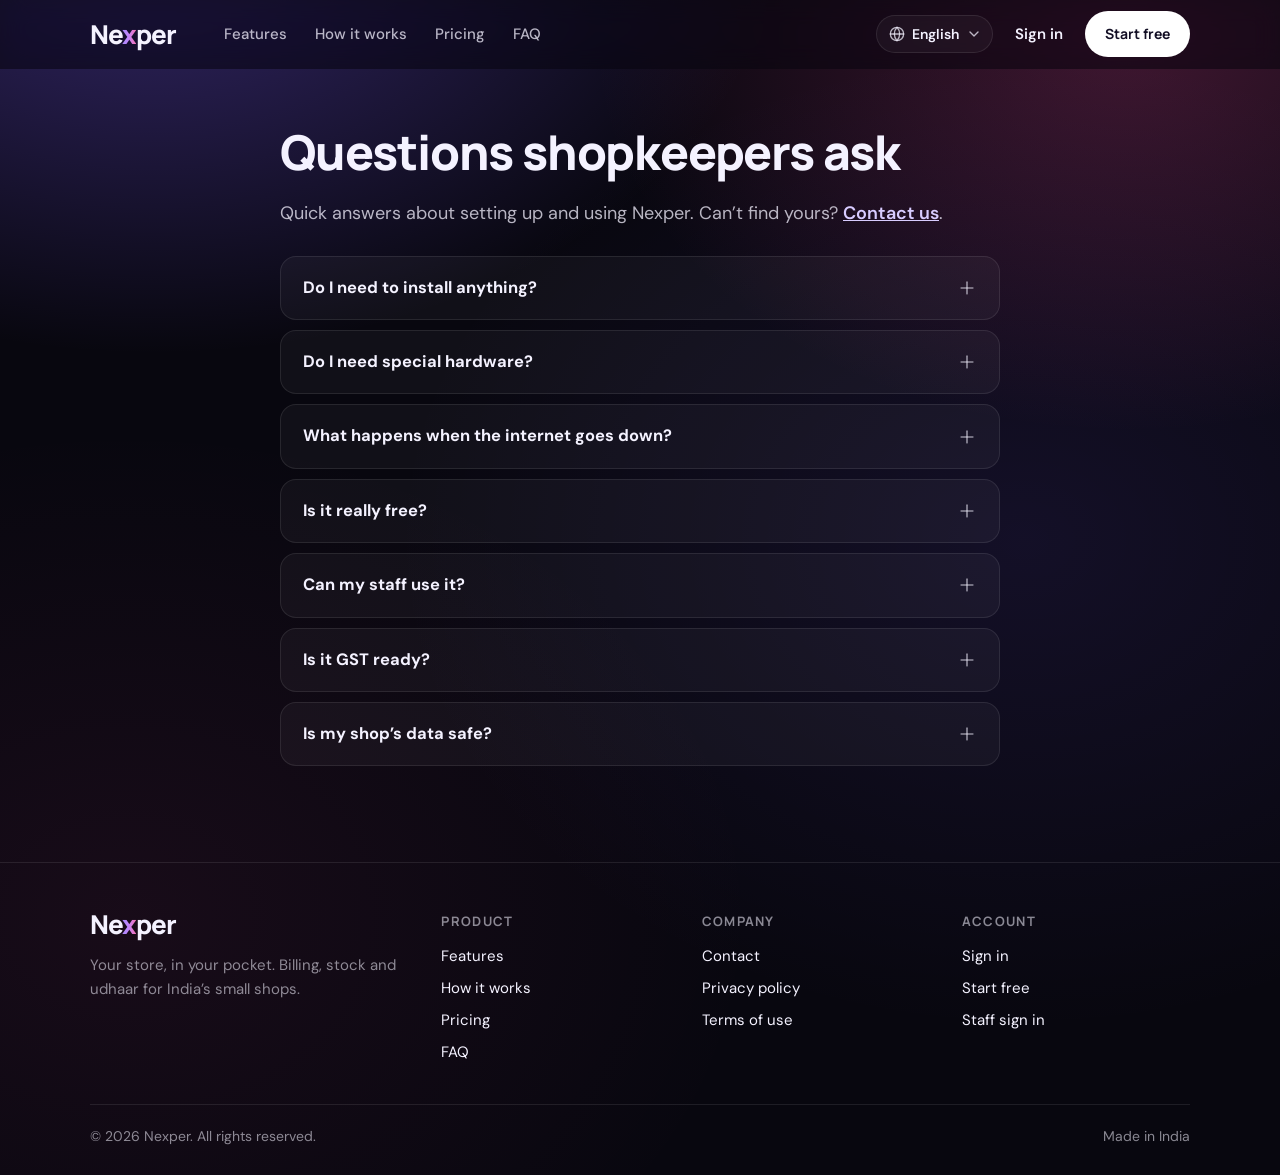
<file: faq/index.html>
<!doctype html>
<html lang="en-IN">
<!-- Generated by tools/build.py. Do not edit by hand; see CLAUDE.md. -->
<head>
<meta charset="utf-8">
<meta name="viewport" content="width=device-width, initial-scale=1">
<title data-i18n="faq.meta.title">FAQ | Nexper</title>
<meta name="description" content="Answers to common questions about Nexper: setup, hardware, udhaar, GST, pricing and your data." data-i18n-attr="content:faq.meta.description">
<link rel="canonical" href="https://nexper.in/faq/">
<meta name="theme-color" content="#08070f">
<link rel="icon" href="/icon.svg" type="image/svg+xml">
<link rel="apple-touch-icon" href="/apple-touch-icon.png">
<meta property="og:type" content="website">
<meta property="og:site_name" content="Nexper">
<meta property="og:title" content="FAQ | Nexper">
<meta property="og:description" content="Answers to common questions about Nexper: setup, hardware, udhaar, GST, pricing and your data.">
<meta property="og:url" content="https://nexper.in/faq/">
<meta property="og:image" content="https://nexper.in/og.jpg">
<meta property="og:locale" content="en_IN">
<meta name="twitter:card" content="summary_large_image">
<script>
  // Hide the page briefly while a saved non-English language loads, so
  // visitors don't see English flash first. assets/i18n.js clears this.
  (function () {
    var codes = ["hi", "te", "kn", "ta", "ml"];
    var l = null;
    try { l = new URLSearchParams(location.search).get("lang") || localStorage.getItem("nexper.lang"); } catch (e) {}
    if (!l && navigator.languages) {
      for (var i = 0; i < navigator.languages.length && !l; i++) {
        var c = navigator.languages[i].slice(0, 2).toLowerCase();
        if (c === "en" || codes.indexOf(c) > -1) l = c;
      }
    }
    if (l && codes.indexOf(l) > -1) {
      var d = document.documentElement;
      d.setAttribute("data-lang-pending", "");
      setTimeout(function () { d.removeAttribute("data-lang-pending"); }, 2500);
    }
  })();
</script>
<link rel="preconnect" href="https://fonts.googleapis.com">
<link rel="preconnect" href="https://fonts.gstatic.com" crossorigin>
<link href="https://fonts.googleapis.com/css2?family=DM+Sans:opsz,wght@9..40,400;9..40,500;9..40,600;9..40,700&family=Manrope:wght@700;800&display=swap" rel="stylesheet">
<link rel="stylesheet" href="/assets/site.css?v=2e60a3e7">
</head>
<body>
<a class="skip" href="#main" data-i18n="skip">Skip to content</a>
<header class="header">
  <div class="wrap header-inner">
    <a class="wordmark" href="/" aria-label="Nexper home">Ne<span>x</span>per</a>
    <nav class="nav" aria-label="Main"><a data-i18n="nav.features" href="/#features">Features</a><a data-i18n="nav.how" href="/#how">How it works</a><a data-i18n="nav.pricing" href="/#pricing">Pricing</a><a data-i18n="nav.faq" href="/faq/">FAQ</a></nav>
    <div class="header-actions">
      <div class="lang-menu" data-lang-menu>
        <button type="button" class="lang-btn" aria-haspopup="true" aria-expanded="false" aria-label="Language" data-i18n-attr="aria-label:nav.language"><svg class="ico" aria-hidden="true"><use href="/assets/icons.svg?v=2e60a3e7#globe"/></svg><span data-lang-current>English</span><svg class="ico lang-chevron" aria-hidden="true"><use href="/assets/icons.svg?v=2e60a3e7#chevron-down"/></svg></button>
        <ul class="lang-list" role="menu" hidden><li><button type="button" role="menuitemradio" aria-checked="false" data-lang-option="en" data-html-lang="en-IN" lang="en-IN"><span class="lang-native">English</span><svg class="ico lang-tick" aria-hidden="true"><use href="/assets/icons.svg?v=2e60a3e7#check"/></svg></button></li><li><button type="button" role="menuitemradio" aria-checked="false" data-lang-option="hi" data-html-lang="hi-IN" data-font="Noto Sans Devanagari" lang="hi-IN"><span class="lang-native">हिन्दी</span><span class="lang-en">Hindi</span><svg class="ico lang-tick" aria-hidden="true"><use href="/assets/icons.svg?v=2e60a3e7#check"/></svg></button></li><li><button type="button" role="menuitemradio" aria-checked="false" data-lang-option="te" data-html-lang="te-IN" data-font="Noto Sans Telugu" lang="te-IN"><span class="lang-native">తెలుగు</span><span class="lang-en">Telugu</span><svg class="ico lang-tick" aria-hidden="true"><use href="/assets/icons.svg?v=2e60a3e7#check"/></svg></button></li><li><button type="button" role="menuitemradio" aria-checked="false" data-lang-option="kn" data-html-lang="kn-IN" data-font="Noto Sans Kannada" lang="kn-IN"><span class="lang-native">ಕನ್ನಡ</span><span class="lang-en">Kannada</span><svg class="ico lang-tick" aria-hidden="true"><use href="/assets/icons.svg?v=2e60a3e7#check"/></svg></button></li><li><button type="button" role="menuitemradio" aria-checked="false" data-lang-option="ta" data-html-lang="ta-IN" data-font="Noto Sans Tamil" lang="ta-IN"><span class="lang-native">தமிழ்</span><span class="lang-en">Tamil</span><svg class="ico lang-tick" aria-hidden="true"><use href="/assets/icons.svg?v=2e60a3e7#check"/></svg></button></li><li><button type="button" role="menuitemradio" aria-checked="false" data-lang-option="ml" data-html-lang="ml-IN" data-font="Noto Sans Malayalam" lang="ml-IN"><span class="lang-native">മലയാളം</span><span class="lang-en">Malayalam</span><svg class="ico lang-tick" aria-hidden="true"><use href="/assets/icons.svg?v=2e60a3e7#check"/></svg></button></li></ul>
      </div>
      <a class="signin" data-i18n="nav.signin" href="https://app.nexper.in/login">Sign in</a>
      <a class="btn btn-dark header-start" data-i18n="nav.start" href="https://app.nexper.in/login?mode=signup">Start free</a>
      <button class="menu-btn" type="button" aria-label="Menu" data-i18n-attr="aria-label:nav.menu" aria-expanded="false" aria-controls="mobile-menu"><svg class="ico" aria-hidden="true"><use href="/assets/icons.svg?v=2e60a3e7#menu"/></svg></button>
    </div>
  </div>
  <nav class="mobile-menu" id="mobile-menu" aria-label="Mobile"><a data-i18n="nav.features" href="/#features">Features</a><a data-i18n="nav.how" href="/#how">How it works</a><a data-i18n="nav.pricing" href="/#pricing">Pricing</a><a data-i18n="nav.faq" href="/faq/">FAQ</a><a data-i18n="nav.signin" href="https://app.nexper.in/login">Sign in</a></nav>
</header>
<main id="main" class="page">
  <h1 data-i18n="faq.title">Questions shopkeepers ask</h1>
  <p class="intro" data-i18n="faq.intro">Quick answers about setting up and using Nexper. Can’t find yours? <a href="/contact/">Contact us</a>.</p>
  <div class="faq"><details><summary><span data-i18n="faq.q1">Do I need to install anything?</span><svg class="ico" aria-hidden="true"><use href="/assets/icons.svg?v=2e60a3e7#plus"/></svg></summary><p data-i18n="faq.a1">No. Nexper opens in the browser on any phone, tablet or computer. On your phone you can add it to the home screen and it opens like an app.</p></details><details><summary><span data-i18n="faq.q2">Do I need special hardware?</span><svg class="ico" aria-hidden="true"><use href="/assets/icons.svg?v=2e60a3e7#plus"/></svg></summary><p data-i18n="faq.a2">No. Your phone camera scans barcodes. If you already have a printer you can print bills, but most shops just send the bill on WhatsApp.</p></details><details><summary><span data-i18n="faq.q3">What happens when the internet goes down?</span><svg class="ico" aria-hidden="true"><use href="/assets/icons.svg?v=2e60a3e7#plus"/></svg></summary><p data-i18n="faq.a3">New bills and stock changes are saved on your phone and sent automatically when you are back online. Reports need a connection.</p></details><details><summary><span data-i18n="faq.q4">Is it really free?</span><svg class="ico" aria-hidden="true"><use href="/assets/icons.svg?v=2e60a3e7#plus"/></svg></summary><p data-i18n="faq.a4">Yes. Billing, stock, udhaar, day close, expenses, cashbook and the GST summary are free for one shop, with you plus one staff login. During early access every Pro feature is free too.</p></details><details><summary><span data-i18n="faq.q5">Can my staff use it?</span><svg class="ico" aria-hidden="true"><use href="/assets/icons.svg?v=2e60a3e7#plus"/></svg></summary><p data-i18n="faq.a5">Yes. Each helper gets a staff code and PIN, and you decide which screens they can see. The limits are checked on our server, not just hidden in the app.</p></details><details><summary><span data-i18n="faq.q6">Is it GST ready?</span><svg class="ico" aria-hidden="true"><use href="/assets/icons.svg?v=2e60a3e7#plus"/></svg></summary><p data-i18n="faq.a6">You get a rate-wise GST summary for any month and a GSTR-1 export for the GST Offline Tool. It is a helper, not a filing service, so please check returns with your accountant.</p></details><details><summary><span data-i18n="faq.q7">Is my shop’s data safe?</span><svg class="ico" aria-hidden="true"><use href="/assets/icons.svg?v=2e60a3e7#plus"/></svg></summary><p data-i18n="faq.a7">Each shop’s data is kept separate by access rules in the database, and only the people you add can see it. Read our <a href="/privacy/">privacy policy</a> for details.</p></details></div>
</main>
<footer class="footer">
  <div class="wrap">
    <div class="footer-grid">
      <div class="footer-brand">
        <a class="wordmark" href="/">Ne<span>x</span>per</a>
        <p data-i18n="footer.tagline">Your store, in your pocket. Billing, stock and udhaar for India’s small shops.</p>
      </div>
      <div><h4 data-i18n="footer.product">Product</h4><ul><li><a data-i18n="nav.features" href="/#features">Features</a></li><li><a data-i18n="nav.how" href="/#how">How it works</a></li><li><a data-i18n="nav.pricing" href="/#pricing">Pricing</a></li><li><a data-i18n="nav.faq" href="/faq/">FAQ</a></li></ul></div><div><h4 data-i18n="footer.company">Company</h4><ul><li><a data-i18n="footer.contact" href="/contact/">Contact</a></li><li><a data-i18n="footer.privacy" href="/privacy/">Privacy policy</a></li><li><a data-i18n="footer.terms" href="/terms/">Terms of use</a></li></ul></div><div><h4 data-i18n="footer.account">Account</h4><ul><li><a data-i18n="nav.signin" href="https://app.nexper.in/login">Sign in</a></li><li><a data-i18n="nav.start" href="https://app.nexper.in/login?mode=signup">Start free</a></li><li><a data-i18n="footer.staff" href="https://app.nexper.in/login?mode=staff">Staff sign in</a></li></ul></div>
    </div>
    <div class="footer-bottom">
      <span>&copy; <span data-year>2026</span> Nexper. <span data-i18n="footer.rights">All rights reserved.</span></span>
      <span data-i18n="footer.madein">Made in India</span>
    </div>
  </div>
</footer>
<script src="/assets/site.js?v=2e60a3e7" defer></script>
<script src="/assets/i18n.js?v=2e60a3e7" defer></script>
</body>
</html>
</file>
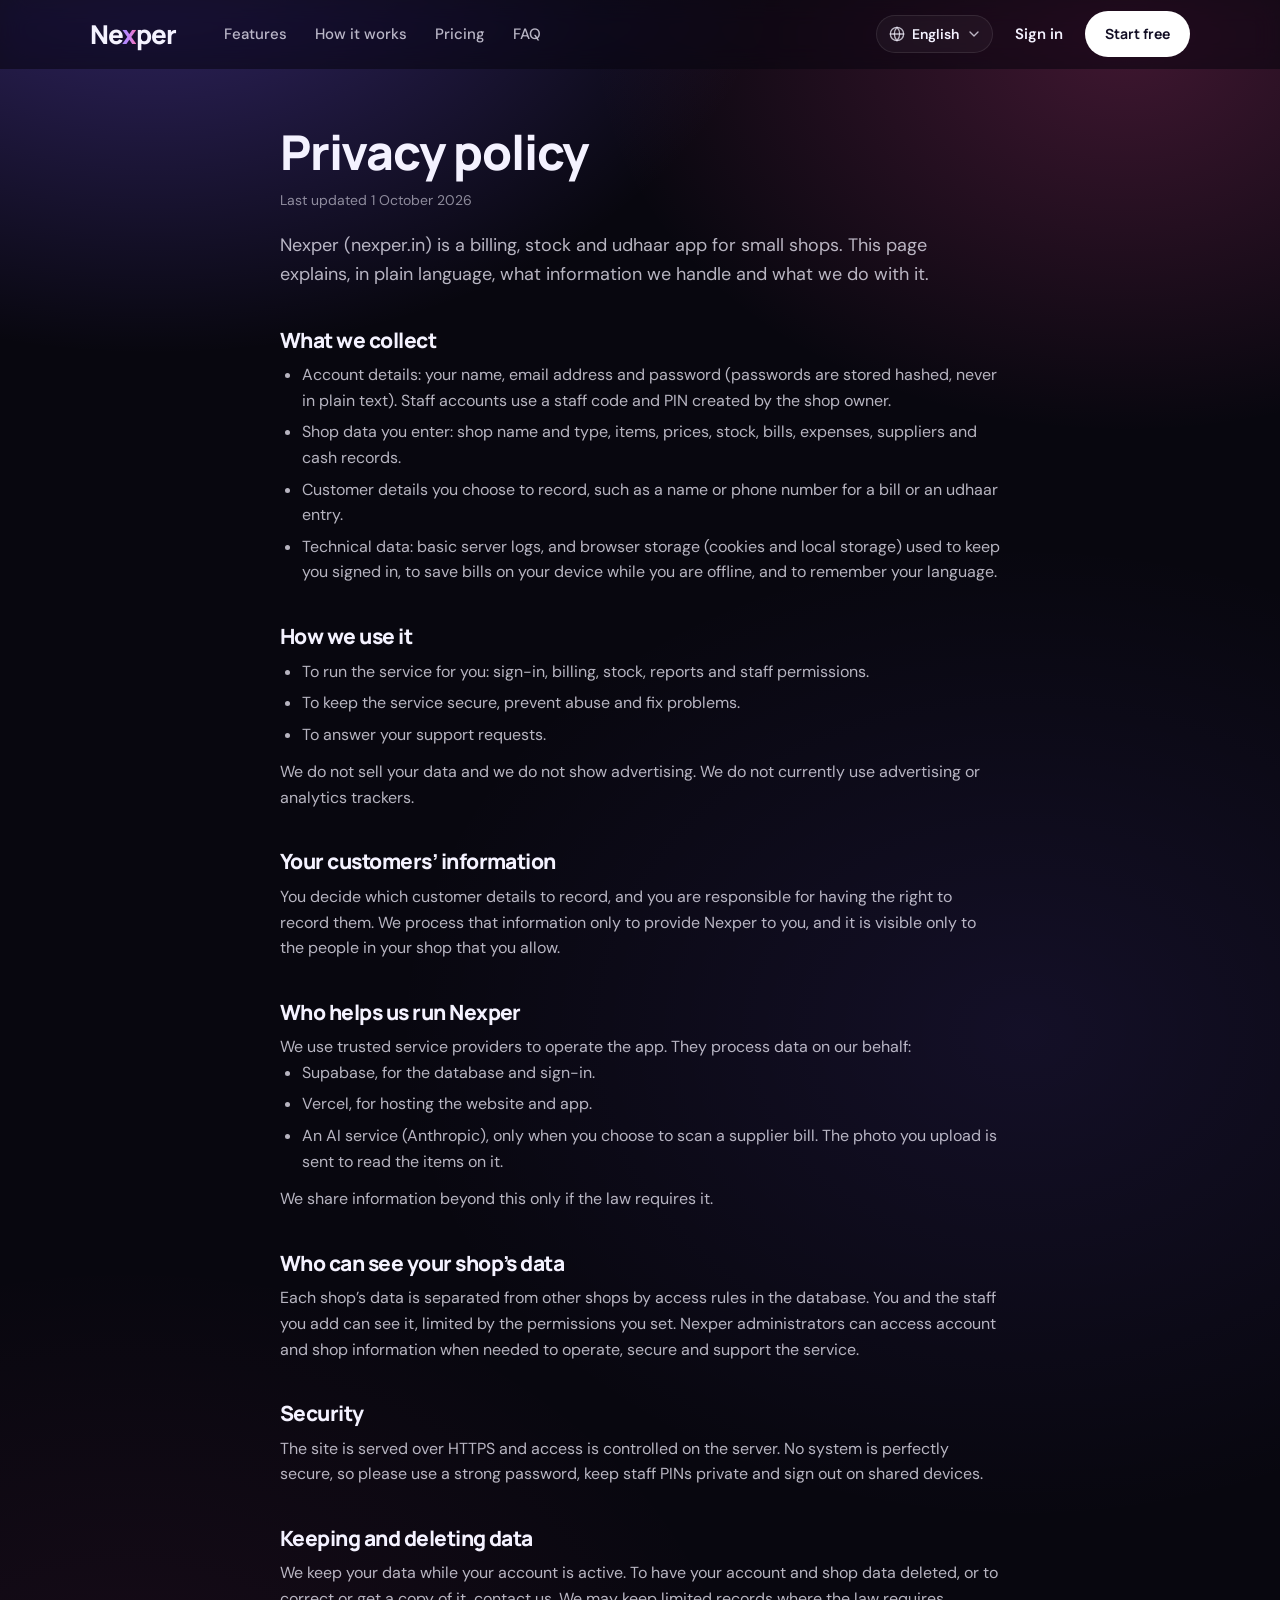
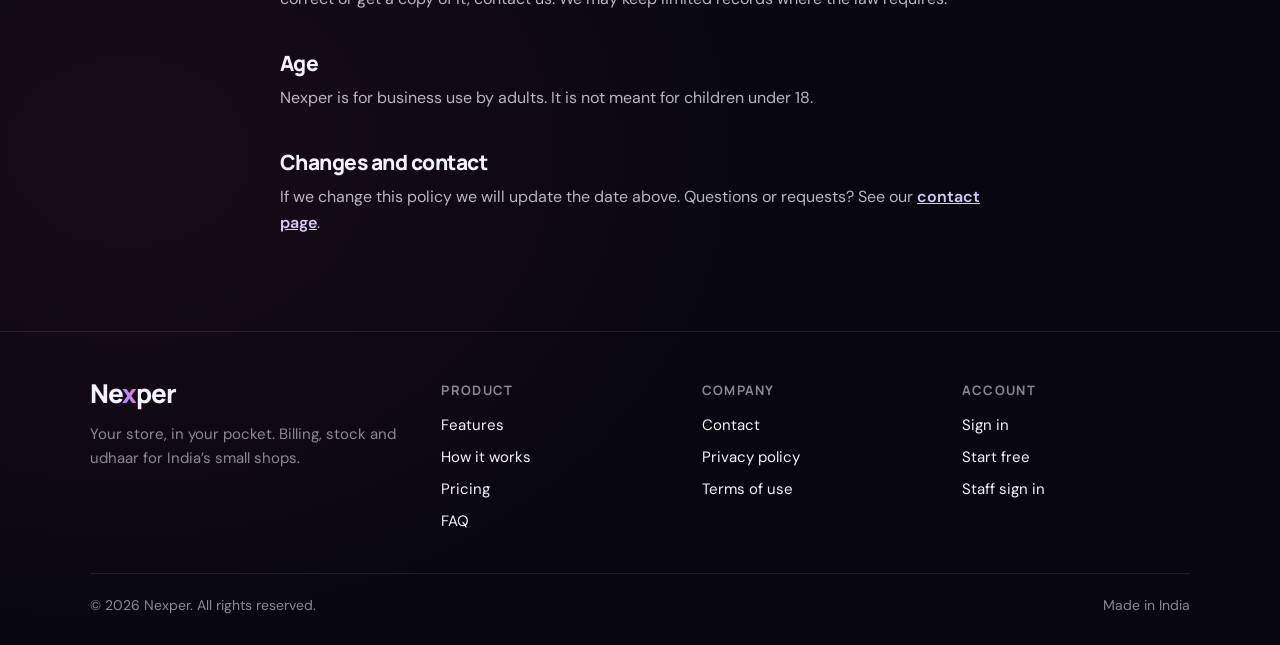
<file: privacy/index.html>
<!doctype html>
<html lang="en-IN">
<!-- Generated by tools/build.py. Do not edit by hand; see CLAUDE.md. -->
<head>
<meta charset="utf-8">
<meta name="viewport" content="width=device-width, initial-scale=1">
<title>Privacy policy | Nexper</title>
<meta name="description" content="What Nexper collects, why, and the choices you have.">
<link rel="canonical" href="https://nexper.in/privacy/">
<meta name="theme-color" content="#08070f">
<link rel="icon" href="/icon.svg" type="image/svg+xml">
<link rel="apple-touch-icon" href="/apple-touch-icon.png">
<meta property="og:type" content="website">
<meta property="og:site_name" content="Nexper">
<meta property="og:title" content="Privacy policy | Nexper">
<meta property="og:description" content="What Nexper collects, why, and the choices you have.">
<meta property="og:url" content="https://nexper.in/privacy/">
<meta property="og:image" content="https://nexper.in/og.jpg">
<meta property="og:locale" content="en_IN">
<meta name="twitter:card" content="summary_large_image">
<script>
  // Hide the page briefly while a saved non-English language loads, so
  // visitors don't see English flash first. assets/i18n.js clears this.
  (function () {
    var codes = ["hi", "te", "kn", "ta", "ml"];
    var l = null;
    try { l = new URLSearchParams(location.search).get("lang") || localStorage.getItem("nexper.lang"); } catch (e) {}
    if (!l && navigator.languages) {
      for (var i = 0; i < navigator.languages.length && !l; i++) {
        var c = navigator.languages[i].slice(0, 2).toLowerCase();
        if (c === "en" || codes.indexOf(c) > -1) l = c;
      }
    }
    if (l && codes.indexOf(l) > -1) {
      var d = document.documentElement;
      d.setAttribute("data-lang-pending", "");
      setTimeout(function () { d.removeAttribute("data-lang-pending"); }, 2500);
    }
  })();
</script>
<link rel="preconnect" href="https://fonts.googleapis.com">
<link rel="preconnect" href="https://fonts.gstatic.com" crossorigin>
<link href="https://fonts.googleapis.com/css2?family=DM+Sans:opsz,wght@9..40,400;9..40,500;9..40,600;9..40,700&family=Manrope:wght@700;800&display=swap" rel="stylesheet">
<link rel="stylesheet" href="/assets/site.css?v=2e60a3e7">
</head>
<body>
<a class="skip" href="#main" data-i18n="skip">Skip to content</a>
<header class="header">
  <div class="wrap header-inner">
    <a class="wordmark" href="/" aria-label="Nexper home">Ne<span>x</span>per</a>
    <nav class="nav" aria-label="Main"><a data-i18n="nav.features" href="/#features">Features</a><a data-i18n="nav.how" href="/#how">How it works</a><a data-i18n="nav.pricing" href="/#pricing">Pricing</a><a data-i18n="nav.faq" href="/faq/">FAQ</a></nav>
    <div class="header-actions">
      <div class="lang-menu" data-lang-menu>
        <button type="button" class="lang-btn" aria-haspopup="true" aria-expanded="false" aria-label="Language" data-i18n-attr="aria-label:nav.language"><svg class="ico" aria-hidden="true"><use href="/assets/icons.svg?v=2e60a3e7#globe"/></svg><span data-lang-current>English</span><svg class="ico lang-chevron" aria-hidden="true"><use href="/assets/icons.svg?v=2e60a3e7#chevron-down"/></svg></button>
        <ul class="lang-list" role="menu" hidden><li><button type="button" role="menuitemradio" aria-checked="false" data-lang-option="en" data-html-lang="en-IN" lang="en-IN"><span class="lang-native">English</span><svg class="ico lang-tick" aria-hidden="true"><use href="/assets/icons.svg?v=2e60a3e7#check"/></svg></button></li><li><button type="button" role="menuitemradio" aria-checked="false" data-lang-option="hi" data-html-lang="hi-IN" data-font="Noto Sans Devanagari" lang="hi-IN"><span class="lang-native">हिन्दी</span><span class="lang-en">Hindi</span><svg class="ico lang-tick" aria-hidden="true"><use href="/assets/icons.svg?v=2e60a3e7#check"/></svg></button></li><li><button type="button" role="menuitemradio" aria-checked="false" data-lang-option="te" data-html-lang="te-IN" data-font="Noto Sans Telugu" lang="te-IN"><span class="lang-native">తెలుగు</span><span class="lang-en">Telugu</span><svg class="ico lang-tick" aria-hidden="true"><use href="/assets/icons.svg?v=2e60a3e7#check"/></svg></button></li><li><button type="button" role="menuitemradio" aria-checked="false" data-lang-option="kn" data-html-lang="kn-IN" data-font="Noto Sans Kannada" lang="kn-IN"><span class="lang-native">ಕನ್ನಡ</span><span class="lang-en">Kannada</span><svg class="ico lang-tick" aria-hidden="true"><use href="/assets/icons.svg?v=2e60a3e7#check"/></svg></button></li><li><button type="button" role="menuitemradio" aria-checked="false" data-lang-option="ta" data-html-lang="ta-IN" data-font="Noto Sans Tamil" lang="ta-IN"><span class="lang-native">தமிழ்</span><span class="lang-en">Tamil</span><svg class="ico lang-tick" aria-hidden="true"><use href="/assets/icons.svg?v=2e60a3e7#check"/></svg></button></li><li><button type="button" role="menuitemradio" aria-checked="false" data-lang-option="ml" data-html-lang="ml-IN" data-font="Noto Sans Malayalam" lang="ml-IN"><span class="lang-native">മലയാളം</span><span class="lang-en">Malayalam</span><svg class="ico lang-tick" aria-hidden="true"><use href="/assets/icons.svg?v=2e60a3e7#check"/></svg></button></li></ul>
      </div>
      <a class="signin" data-i18n="nav.signin" href="https://app.nexper.in/login">Sign in</a>
      <a class="btn btn-dark header-start" data-i18n="nav.start" href="https://app.nexper.in/login?mode=signup">Start free</a>
      <button class="menu-btn" type="button" aria-label="Menu" data-i18n-attr="aria-label:nav.menu" aria-expanded="false" aria-controls="mobile-menu"><svg class="ico" aria-hidden="true"><use href="/assets/icons.svg?v=2e60a3e7#menu"/></svg></button>
    </div>
  </div>
  <nav class="mobile-menu" id="mobile-menu" aria-label="Mobile"><a data-i18n="nav.features" href="/#features">Features</a><a data-i18n="nav.how" href="/#how">How it works</a><a data-i18n="nav.pricing" href="/#pricing">Pricing</a><a data-i18n="nav.faq" href="/faq/">FAQ</a><a data-i18n="nav.signin" href="https://app.nexper.in/login">Sign in</a></nav>
</header>
<main id="main" class="page" lang="en">
  <p class="lang-note" data-i18n="legal.englishOnly">This page is available in English only.</p>
  <h1>Privacy policy</h1>
  <p class="updated">Last updated 1 October 2026</p>
  <p class="intro">Nexper (nexper.in) is a billing, stock and udhaar app for small shops. This page explains, in plain language, what information we handle and what we do with it.</p>
  <h2>What we collect</h2><ul><li>Account details: your name, email address and password (passwords are stored hashed, never in plain text). Staff accounts use a staff code and PIN created by the shop owner.</li><li>Shop data you enter: shop name and type, items, prices, stock, bills, expenses, suppliers and cash records.</li><li>Customer details you choose to record, such as a name or phone number for a bill or an udhaar entry.</li><li>Technical data: basic server logs, and browser storage (cookies and local storage) used to keep you signed in, to save bills on your device while you are offline, and to remember your language.</li></ul><h2>How we use it</h2><ul><li>To run the service for you: sign-in, billing, stock, reports and staff permissions.</li><li>To keep the service secure, prevent abuse and fix problems.</li><li>To answer your support requests.</li></ul><p>We do not sell your data and we do not show advertising. We do not currently use advertising or analytics trackers.</p><h2>Your customers&rsquo; information</h2><p>You decide which customer details to record, and you are responsible for having the right to record them. We process that information only to provide Nexper to you, and it is visible only to the people in your shop that you allow.</p><h2>Who helps us run Nexper</h2><p>We use trusted service providers to operate the app. They process data on our behalf:</p><ul><li>Supabase, for the database and sign-in.</li><li>Vercel, for hosting the website and app.</li><li>An AI service (Anthropic), only when you choose to scan a supplier bill. The photo you upload is sent to read the items on it.</li></ul><p>We share information beyond this only if the law requires it.</p><h2>Who can see your shop&rsquo;s data</h2><p>Each shop&rsquo;s data is separated from other shops by access rules in the database. You and the staff you add can see it, limited by the permissions you set. Nexper administrators can access account and shop information when needed to operate, secure and support the service.</p><h2>Security</h2><p>The site is served over HTTPS and access is controlled on the server. No system is perfectly secure, so please use a strong password, keep staff PINs private and sign out on shared devices.</p><h2>Keeping and deleting data</h2><p>We keep your data while your account is active. To have your account and shop data deleted, or to correct or get a copy of it, contact us. We may keep limited records where the law requires.</p><h2>Age</h2><p>Nexper is for business use by adults. It is not meant for children under 18.</p><h2>Changes and contact</h2><p>If we change this policy we will update the date above. Questions or requests? See our <a href="/contact/">contact page</a>.</p>
</main>
<footer class="footer">
  <div class="wrap">
    <div class="footer-grid">
      <div class="footer-brand">
        <a class="wordmark" href="/">Ne<span>x</span>per</a>
        <p data-i18n="footer.tagline">Your store, in your pocket. Billing, stock and udhaar for India’s small shops.</p>
      </div>
      <div><h4 data-i18n="footer.product">Product</h4><ul><li><a data-i18n="nav.features" href="/#features">Features</a></li><li><a data-i18n="nav.how" href="/#how">How it works</a></li><li><a data-i18n="nav.pricing" href="/#pricing">Pricing</a></li><li><a data-i18n="nav.faq" href="/faq/">FAQ</a></li></ul></div><div><h4 data-i18n="footer.company">Company</h4><ul><li><a data-i18n="footer.contact" href="/contact/">Contact</a></li><li><a data-i18n="footer.privacy" href="/privacy/">Privacy policy</a></li><li><a data-i18n="footer.terms" href="/terms/">Terms of use</a></li></ul></div><div><h4 data-i18n="footer.account">Account</h4><ul><li><a data-i18n="nav.signin" href="https://app.nexper.in/login">Sign in</a></li><li><a data-i18n="nav.start" href="https://app.nexper.in/login?mode=signup">Start free</a></li><li><a data-i18n="footer.staff" href="https://app.nexper.in/login?mode=staff">Staff sign in</a></li></ul></div>
    </div>
    <div class="footer-bottom">
      <span>&copy; <span data-year>2026</span> Nexper. <span data-i18n="footer.rights">All rights reserved.</span></span>
      <span data-i18n="footer.madein">Made in India</span>
    </div>
  </div>
</footer>
<script src="/assets/site.js?v=2e60a3e7" defer></script>
<script src="/assets/i18n.js?v=2e60a3e7" defer></script>
</body>
</html>
</file>
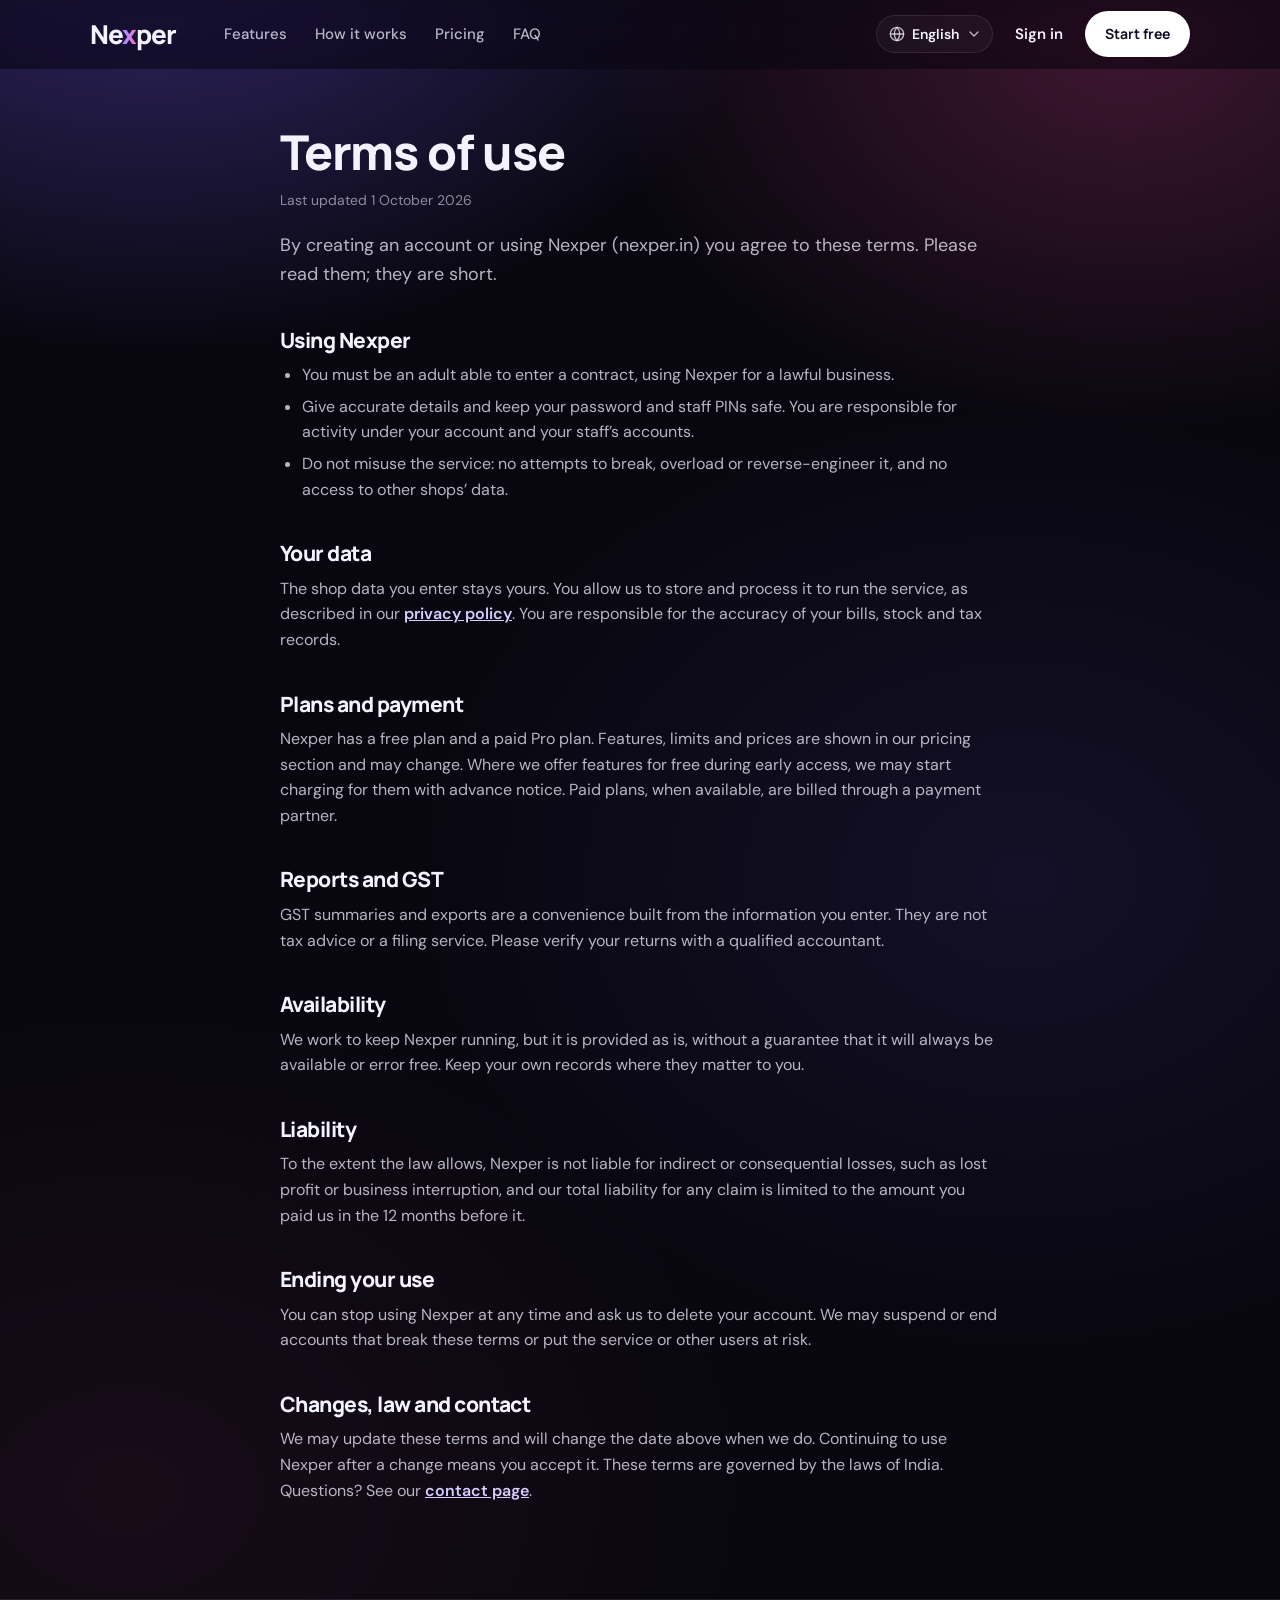
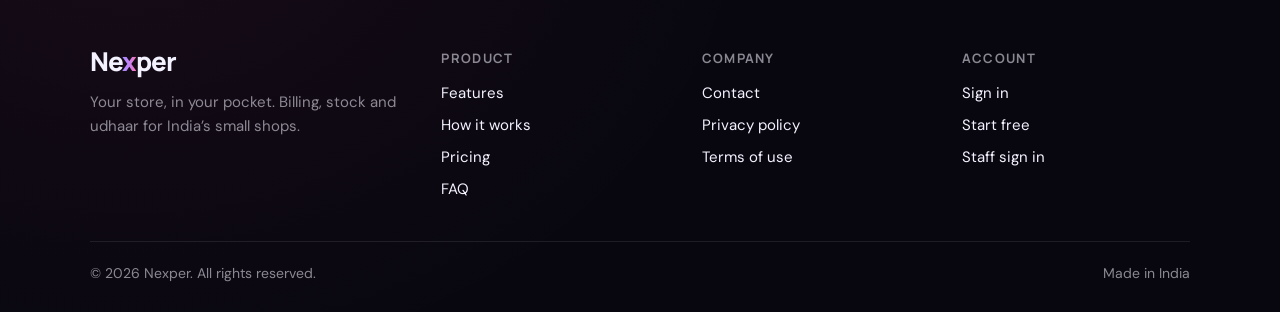
<file: terms/index.html>
<!doctype html>
<html lang="en-IN">
<!-- Generated by tools/build.py. Do not edit by hand; see CLAUDE.md. -->
<head>
<meta charset="utf-8">
<meta name="viewport" content="width=device-width, initial-scale=1">
<title>Terms of use | Nexper</title>
<meta name="description" content="The rules for using Nexper.">
<link rel="canonical" href="https://nexper.in/terms/">
<meta name="theme-color" content="#08070f">
<link rel="icon" href="/icon.svg" type="image/svg+xml">
<link rel="apple-touch-icon" href="/apple-touch-icon.png">
<meta property="og:type" content="website">
<meta property="og:site_name" content="Nexper">
<meta property="og:title" content="Terms of use | Nexper">
<meta property="og:description" content="The rules for using Nexper.">
<meta property="og:url" content="https://nexper.in/terms/">
<meta property="og:image" content="https://nexper.in/og.jpg">
<meta property="og:locale" content="en_IN">
<meta name="twitter:card" content="summary_large_image">
<script>
  // Hide the page briefly while a saved non-English language loads, so
  // visitors don't see English flash first. assets/i18n.js clears this.
  (function () {
    var codes = ["hi", "te", "kn", "ta", "ml"];
    var l = null;
    try { l = new URLSearchParams(location.search).get("lang") || localStorage.getItem("nexper.lang"); } catch (e) {}
    if (!l && navigator.languages) {
      for (var i = 0; i < navigator.languages.length && !l; i++) {
        var c = navigator.languages[i].slice(0, 2).toLowerCase();
        if (c === "en" || codes.indexOf(c) > -1) l = c;
      }
    }
    if (l && codes.indexOf(l) > -1) {
      var d = document.documentElement;
      d.setAttribute("data-lang-pending", "");
      setTimeout(function () { d.removeAttribute("data-lang-pending"); }, 2500);
    }
  })();
</script>
<link rel="preconnect" href="https://fonts.googleapis.com">
<link rel="preconnect" href="https://fonts.gstatic.com" crossorigin>
<link href="https://fonts.googleapis.com/css2?family=DM+Sans:opsz,wght@9..40,400;9..40,500;9..40,600;9..40,700&family=Manrope:wght@700;800&display=swap" rel="stylesheet">
<link rel="stylesheet" href="/assets/site.css?v=2e60a3e7">
</head>
<body>
<a class="skip" href="#main" data-i18n="skip">Skip to content</a>
<header class="header">
  <div class="wrap header-inner">
    <a class="wordmark" href="/" aria-label="Nexper home">Ne<span>x</span>per</a>
    <nav class="nav" aria-label="Main"><a data-i18n="nav.features" href="/#features">Features</a><a data-i18n="nav.how" href="/#how">How it works</a><a data-i18n="nav.pricing" href="/#pricing">Pricing</a><a data-i18n="nav.faq" href="/faq/">FAQ</a></nav>
    <div class="header-actions">
      <div class="lang-menu" data-lang-menu>
        <button type="button" class="lang-btn" aria-haspopup="true" aria-expanded="false" aria-label="Language" data-i18n-attr="aria-label:nav.language"><svg class="ico" aria-hidden="true"><use href="/assets/icons.svg?v=2e60a3e7#globe"/></svg><span data-lang-current>English</span><svg class="ico lang-chevron" aria-hidden="true"><use href="/assets/icons.svg?v=2e60a3e7#chevron-down"/></svg></button>
        <ul class="lang-list" role="menu" hidden><li><button type="button" role="menuitemradio" aria-checked="false" data-lang-option="en" data-html-lang="en-IN" lang="en-IN"><span class="lang-native">English</span><svg class="ico lang-tick" aria-hidden="true"><use href="/assets/icons.svg?v=2e60a3e7#check"/></svg></button></li><li><button type="button" role="menuitemradio" aria-checked="false" data-lang-option="hi" data-html-lang="hi-IN" data-font="Noto Sans Devanagari" lang="hi-IN"><span class="lang-native">हिन्दी</span><span class="lang-en">Hindi</span><svg class="ico lang-tick" aria-hidden="true"><use href="/assets/icons.svg?v=2e60a3e7#check"/></svg></button></li><li><button type="button" role="menuitemradio" aria-checked="false" data-lang-option="te" data-html-lang="te-IN" data-font="Noto Sans Telugu" lang="te-IN"><span class="lang-native">తెలుగు</span><span class="lang-en">Telugu</span><svg class="ico lang-tick" aria-hidden="true"><use href="/assets/icons.svg?v=2e60a3e7#check"/></svg></button></li><li><button type="button" role="menuitemradio" aria-checked="false" data-lang-option="kn" data-html-lang="kn-IN" data-font="Noto Sans Kannada" lang="kn-IN"><span class="lang-native">ಕನ್ನಡ</span><span class="lang-en">Kannada</span><svg class="ico lang-tick" aria-hidden="true"><use href="/assets/icons.svg?v=2e60a3e7#check"/></svg></button></li><li><button type="button" role="menuitemradio" aria-checked="false" data-lang-option="ta" data-html-lang="ta-IN" data-font="Noto Sans Tamil" lang="ta-IN"><span class="lang-native">தமிழ்</span><span class="lang-en">Tamil</span><svg class="ico lang-tick" aria-hidden="true"><use href="/assets/icons.svg?v=2e60a3e7#check"/></svg></button></li><li><button type="button" role="menuitemradio" aria-checked="false" data-lang-option="ml" data-html-lang="ml-IN" data-font="Noto Sans Malayalam" lang="ml-IN"><span class="lang-native">മലയാളം</span><span class="lang-en">Malayalam</span><svg class="ico lang-tick" aria-hidden="true"><use href="/assets/icons.svg?v=2e60a3e7#check"/></svg></button></li></ul>
      </div>
      <a class="signin" data-i18n="nav.signin" href="https://app.nexper.in/login">Sign in</a>
      <a class="btn btn-dark header-start" data-i18n="nav.start" href="https://app.nexper.in/login?mode=signup">Start free</a>
      <button class="menu-btn" type="button" aria-label="Menu" data-i18n-attr="aria-label:nav.menu" aria-expanded="false" aria-controls="mobile-menu"><svg class="ico" aria-hidden="true"><use href="/assets/icons.svg?v=2e60a3e7#menu"/></svg></button>
    </div>
  </div>
  <nav class="mobile-menu" id="mobile-menu" aria-label="Mobile"><a data-i18n="nav.features" href="/#features">Features</a><a data-i18n="nav.how" href="/#how">How it works</a><a data-i18n="nav.pricing" href="/#pricing">Pricing</a><a data-i18n="nav.faq" href="/faq/">FAQ</a><a data-i18n="nav.signin" href="https://app.nexper.in/login">Sign in</a></nav>
</header>
<main id="main" class="page" lang="en">
  <p class="lang-note" data-i18n="legal.englishOnly">This page is available in English only.</p>
  <h1>Terms of use</h1>
  <p class="updated">Last updated 1 October 2026</p>
  <p class="intro">By creating an account or using Nexper (nexper.in) you agree to these terms. Please read them; they are short.</p>
  <h2>Using Nexper</h2><ul><li>You must be an adult able to enter a contract, using Nexper for a lawful business.</li><li>Give accurate details and keep your password and staff PINs safe. You are responsible for activity under your account and your staff&rsquo;s accounts.</li><li>Do not misuse the service: no attempts to break, overload or reverse-engineer it, and no access to other shops&rsquo; data.</li></ul><h2>Your data</h2><p>The shop data you enter stays yours. You allow us to store and process it to run the service, as described in our <a href="/privacy/">privacy policy</a>. You are responsible for the accuracy of your bills, stock and tax records.</p><h2>Plans and payment</h2><p>Nexper has a free plan and a paid Pro plan. Features, limits and prices are shown in our pricing section and may change. Where we offer features for free during early access, we may start charging for them with advance notice. Paid plans, when available, are billed through a payment partner.</p><h2>Reports and GST</h2><p>GST summaries and exports are a convenience built from the information you enter. They are not tax advice or a filing service. Please verify your returns with a qualified accountant.</p><h2>Availability</h2><p>We work to keep Nexper running, but it is provided as is, without a guarantee that it will always be available or error free. Keep your own records where they matter to you.</p><h2>Liability</h2><p>To the extent the law allows, Nexper is not liable for indirect or consequential losses, such as lost profit or business interruption, and our total liability for any claim is limited to the amount you paid us in the 12 months before it.</p><h2>Ending your use</h2><p>You can stop using Nexper at any time and ask us to delete your account. We may suspend or end accounts that break these terms or put the service or other users at risk.</p><h2>Changes, law and contact</h2><p>We may update these terms and will change the date above when we do. Continuing to use Nexper after a change means you accept it. These terms are governed by the laws of India. Questions? See our <a href="/contact/">contact page</a>.</p>
</main>
<footer class="footer">
  <div class="wrap">
    <div class="footer-grid">
      <div class="footer-brand">
        <a class="wordmark" href="/">Ne<span>x</span>per</a>
        <p data-i18n="footer.tagline">Your store, in your pocket. Billing, stock and udhaar for India’s small shops.</p>
      </div>
      <div><h4 data-i18n="footer.product">Product</h4><ul><li><a data-i18n="nav.features" href="/#features">Features</a></li><li><a data-i18n="nav.how" href="/#how">How it works</a></li><li><a data-i18n="nav.pricing" href="/#pricing">Pricing</a></li><li><a data-i18n="nav.faq" href="/faq/">FAQ</a></li></ul></div><div><h4 data-i18n="footer.company">Company</h4><ul><li><a data-i18n="footer.contact" href="/contact/">Contact</a></li><li><a data-i18n="footer.privacy" href="/privacy/">Privacy policy</a></li><li><a data-i18n="footer.terms" href="/terms/">Terms of use</a></li></ul></div><div><h4 data-i18n="footer.account">Account</h4><ul><li><a data-i18n="nav.signin" href="https://app.nexper.in/login">Sign in</a></li><li><a data-i18n="nav.start" href="https://app.nexper.in/login?mode=signup">Start free</a></li><li><a data-i18n="footer.staff" href="https://app.nexper.in/login?mode=staff">Staff sign in</a></li></ul></div>
    </div>
    <div class="footer-bottom">
      <span>&copy; <span data-year>2026</span> Nexper. <span data-i18n="footer.rights">All rights reserved.</span></span>
      <span data-i18n="footer.madein">Made in India</span>
    </div>
  </div>
</footer>
<script src="/assets/site.js?v=2e60a3e7" defer></script>
<script src="/assets/i18n.js?v=2e60a3e7" defer></script>
</body>
</html>
</file>
<file: assets/site.css>
/* Nexper marketing site. Base tokens first, then the Aurora theme at the
   bottom of this file overrides them (purple-to-dark page background). */

:root {
  --ink: #16213d;
  --ink-2: #3b4560;
  --muted: #5d6478;
  --blue: #2b5bff;
  --blue-ink: #1d47e0;
  --blue-soft: #e7edff;
  --bg: #f4f1eb;
  --hover: #ebe6dc;
  --surface: #ffffff;
  --demo-bg: #f4f1eb;
  --header-bg: rgba(244, 241, 235, 0.88);
  --screen-bg: #f6f5f2;
  --strong: #16213d;
  --on-strong: #ffffff;
  --band: #16213d;
  --phone: #16213d;
  --line: #e2dccf;
  --green: #1f8a5f;
  --green-soft: #e4f4ec;
  --amber: #b45d0e;
  --amber-soft: #fcefdf;
  --red: #c8423a;
  --red-soft: #fbe8e6;
  --wa: #1fa855;

  --radius: 18px;
  --radius-sm: 12px;
  --shadow: 0 1px 2px rgba(22, 33, 61, 0.05), 0 8px 24px rgba(22, 33, 61, 0.07);
  --shadow-lg: 0 30px 60px -20px rgba(22, 33, 61, 0.35);

  --font-display: "Manrope", system-ui, -apple-system, "Segoe UI", sans-serif;
  --font-body: "DM Sans", system-ui, -apple-system, "Segoe UI", sans-serif;
  --wrap: 1140px;
}

*,
*::before,
*::after {
  box-sizing: border-box;
}

html {
  scroll-behavior: smooth;
  -webkit-text-size-adjust: 100%;
}

body {
  margin: 0;
  background: var(--bg);
  color: var(--ink);
  font-family: var(--font-body);
  font-size: 16px;
  line-height: 1.6;
  -webkit-font-smoothing: antialiased;
}

img,
svg {
  display: block;
  max-width: 100%;
}

a {
  color: inherit;
}

h1,
h2,
h3 {
  font-family: var(--font-display);
  line-height: 1.12;
  letter-spacing: -0.025em;
  margin: 0;
}

p {
  margin: 0;
}

.wrap {
  max-width: var(--wrap);
  margin: 0 auto;
  padding: 0 20px;
}

.sr-only {
  position: absolute;
  width: 1px;
  height: 1px;
  overflow: hidden;
  clip: rect(0 0 0 0);
  white-space: nowrap;
}

.skip {
  position: absolute;
  left: 12px;
  top: -60px;
  background: var(--strong);
  color: var(--on-strong);
  padding: 10px 14px;
  border-radius: 10px;
  z-index: 100;
}
.skip:focus {
  top: 12px;
}

:focus-visible {
  outline: 3px solid var(--blue);
  outline-offset: 3px;
  border-radius: 6px;
}

.ico {
  width: 20px;
  height: 20px;
  fill: none;
  stroke: currentColor;
  stroke-width: 2;
  stroke-linecap: round;
  stroke-linejoin: round;
  flex-shrink: 0;
}

/* ---------- Wordmark ---------- */
.wordmark {
  font-family: var(--font-display);
  font-weight: 800;
  font-size: 26px;
  letter-spacing: -0.04em;
  color: var(--ink);
  text-decoration: none;
  line-height: 1;
}
.wordmark span {
  color: var(--blue);
}

/* ---------- Buttons ---------- */
.btn {
  display: inline-flex;
  align-items: center;
  justify-content: center;
  gap: 8px;
  font-family: var(--font-display);
  font-weight: 700;
  font-size: 15px;
  padding: 13px 22px;
  border-radius: 999px;
  text-decoration: none;
  border: 2px solid transparent;
  transition: transform 0.15s ease, background 0.15s ease, box-shadow 0.15s ease;
  white-space: nowrap;
}
.btn:active {
  transform: translateY(1px);
}
.btn-primary {
  background: var(--blue);
  color: #fff;
  box-shadow: 0 8px 20px -8px rgba(43, 91, 255, 0.7);
}
.btn-primary:hover {
  background: var(--blue-ink);
}
.btn-dark {
  background: var(--strong);
  color: var(--on-strong);
}
.btn-dark:hover {
  opacity: 0.9;
}
.btn-ghost {
  border-color: var(--ink);
  color: var(--ink);
}
.btn-ghost:hover {
  background: var(--strong);
  color: var(--on-strong);
}
.btn-light {
  background: #fff;
  color: var(--ink);
}
.btn-lg {
  padding: 16px 28px;
  font-size: 16px;
}

/* ---------- Header ---------- */
.header {
  position: sticky;
  top: 0;
  z-index: 50;
  background: var(--header-bg);
  backdrop-filter: saturate(1.4) blur(12px);
  -webkit-backdrop-filter: saturate(1.4) blur(12px);
  border-bottom: 1px solid transparent;
  transition: border-color 0.2s ease;
}
.header.scrolled {
  border-bottom-color: var(--line);
}
.header-inner {
  display: flex;
  align-items: center;
  gap: 24px;
  height: 68px;
}
.nav {
  display: flex;
  gap: 4px;
  margin-left: 12px;
}
.nav a {
  text-decoration: none;
  font-weight: 500;
  font-size: 15px;
  color: var(--ink-2);
  padding: 8px 12px;
  border-radius: 999px;
}
.nav a:hover {
  background: var(--hover);
  color: var(--ink);
}
.header-actions {
  margin-left: auto;
  display: flex;
  align-items: center;
  gap: 10px;
}
.signin {
  text-decoration: none;
  font-weight: 600;
  font-size: 15px;
  padding: 8px 12px;
}
.signin:hover {
  color: var(--blue-ink);
}
.header .btn {
  padding: 10px 18px;
  font-size: 14px;
}
.menu-btn {
  display: none;
  background: none;
  border: 0;
  padding: 8px;
  margin-right: -8px;
  color: var(--ink);
  cursor: pointer;
}
.menu-btn .ico {
  width: 24px;
  height: 24px;
}
.mobile-menu {
  display: none;
}

@media (max-width: 860px) {
  .nav,
  .header-actions .signin {
    display: none;
  }
  .menu-btn {
    display: block;
  }
  .header-actions {
    gap: 6px;
  }
  .mobile-menu.open {
    display: block;
    border-top: 1px solid var(--line);
    padding: 8px 20px 20px;
    background: var(--bg);
  }
  .mobile-menu a {
    display: block;
    text-decoration: none;
    font-weight: 600;
    font-size: 17px;
    padding: 13px 0;
    border-bottom: 1px solid var(--line);
  }
  .mobile-menu a:last-child {
    border-bottom: 0;
  }
}

/* ---------- Hero ---------- */
.hero {
  padding: 56px 0 72px;
  overflow: hidden;
}
.hero-grid {
  display: grid;
  grid-template-columns: 1.1fr 0.9fr;
  gap: 48px;
  align-items: center;
}
.tagline {
  display: inline-flex;
  align-items: center;
  gap: 12px;
  font-weight: 500;
  color: var(--ink-2);
  font-size: 15px;
}
.tagline::before,
.tagline::after {
  content: "";
  width: 28px;
  height: 3px;
  border-radius: 3px;
  background: var(--blue);
}
.hero h1 {
  font-size: clamp(40px, 6.2vw, 68px);
  font-weight: 800;
  margin-top: 18px;
  letter-spacing: -0.04em;
}
.hero h1 em {
  font-style: normal;
  color: var(--blue);
}
.hero-sub {
  font-size: clamp(17px, 2vw, 19px);
  color: var(--ink-2);
  max-width: 34em;
  margin-top: 20px;
}
.hero-ctas {
  display: flex;
  flex-wrap: wrap;
  gap: 12px;
  margin-top: 32px;
}
.checks {
  list-style: none;
  padding: 0;
  margin: 26px 0 0;
  display: flex;
  flex-wrap: wrap;
  gap: 10px 22px;
  font-size: 15px;
  color: var(--ink-2);
}
.checks li {
  display: flex;
  align-items: center;
  gap: 7px;
}
.checks .ico {
  width: 18px;
  height: 18px;
  color: var(--green);
  stroke-width: 2.6;
}

/* Phone mock-up */
.phone-stage {
  position: relative;
  display: flex;
  justify-content: center;
  padding: 20px 0;
}
.phone-stage::before {
  content: "";
  position: absolute;
  width: 380px;
  height: 380px;
  border-radius: 50%;
  background: radial-gradient(circle, rgba(43, 91, 255, 0.22), rgba(43, 91, 255, 0) 70%);
  top: 50%;
  left: 50%;
  transform: translate(-50%, -50%);
}
.phone {
  position: relative;
  width: 290px;
  background: var(--phone);
  border-radius: 42px;
  padding: 10px;
  box-shadow: var(--shadow-lg);
  transform: rotate(-2deg);
}
.screen {
  color: var(--ink);
  background: var(--screen-bg);
  border-radius: 33px;
  overflow: hidden;
  font-size: 13px;
}
.screen-top {
  background: var(--surface);
  padding: 22px 16px 12px;
  border-bottom: 1px solid #ece9e2;
}
.screen-top small {
  color: var(--muted);
  font-size: 11px;
  display: block;
}
.screen-top strong {
  font-family: var(--font-display);
  font-size: 15px;
}
.screen-body {
  padding: 12px;
  display: grid;
  gap: 7px;
}
.line {
  display: flex;
  align-items: center;
  justify-content: space-between;
  background: var(--surface);
  border-radius: 12px;
  padding: 9px 11px;
}
.line b {
  font-weight: 600;
  font-size: 12.5px;
  display: block;
}
.line i {
  font-style: normal;
  color: var(--muted);
  font-size: 11px;
}
.line .amt {
  font-family: var(--font-display);
  font-weight: 700;
  font-variant-numeric: tabular-nums;
}
.pay {
  display: flex;
  background: var(--surface);
  border-radius: 10px;
  padding: 3px;
  margin-top: 3px;
}
.pay span {
  flex: 1;
  text-align: center;
  font-size: 11.5px;
  font-weight: 600;
  padding: 6px 0;
  border-radius: 8px;
  color: var(--muted);
}
.pay .on {
  background: var(--blue);
  color: #fff;
}
.total {
  display: flex;
  justify-content: space-between;
  align-items: baseline;
  padding: 6px 4px 2px;
  font-weight: 600;
}
.total .amt {
  font-family: var(--font-display);
  font-size: 22px;
  font-weight: 800;
  color: var(--ink);
}
.screen-cta {
  background: var(--strong);
  color: var(--on-strong);
  text-align: center;
  border-radius: 12px;
  padding: 11px;
  font-weight: 700;
  font-family: var(--font-display);
  margin-bottom: 4px;
}

@media (prefers-reduced-motion: reduce) {
  html {
    scroll-behavior: auto;
  }
}

@media (max-width: 960px) {
  .hero-grid {
    grid-template-columns: 1fr;
    gap: 36px;
  }
  .hero {
    padding-top: 36px;
  }
}
@media (max-width: 480px) {
  .hero-ctas .btn {
    flex: 1 1 100%;
  }
  .phone {
    width: 262px;
  }
}

/* ---------- Strip of shop types ---------- */
.shops {
  border-top: 1px solid var(--line);
  border-bottom: 1px solid var(--line);
  padding: 22px 0;
}
.shops-inner {
  display: flex;
  align-items: center;
  flex-wrap: wrap;
  justify-content: center;
  gap: 10px 12px;
}
.shops p {
  font-weight: 600;
  color: var(--muted);
  font-size: 14px;
  margin-right: 6px;
}
.pill {
  display: inline-flex;
  align-items: center;
  gap: 8px;
  background: var(--surface);
  border: 1px solid var(--line);
  border-radius: 999px;
  padding: 8px 14px;
  font-weight: 600;
  font-size: 14px;
}
.pill .ico {
  width: 17px;
  height: 17px;
  color: var(--blue);
}

/* ---------- Sections ---------- */
.section {
  padding: 96px 0 0;
  scroll-margin-top: 70px;
}
.eyebrow {
  font-family: var(--font-display);
  font-weight: 800;
  font-size: 13px;
  letter-spacing: 0.12em;
  text-transform: uppercase;
  color: var(--blue-ink);
}
.section-head {
  max-width: 680px;
  margin: 0 auto 48px;
  text-align: center;
}
.section-head h2 {
  font-size: clamp(30px, 4.4vw, 44px);
  font-weight: 800;
  margin-top: 10px;
}
.section-head p {
  color: var(--ink-2);
  font-size: 17px;
  margin-top: 14px;
}

/* Big feature rows */
.rows {
  display: grid;
  gap: 24px;
}
.row {
  display: grid;
  grid-template-columns: 1fr 1fr;
  gap: 40px;
  align-items: center;
  background: var(--surface);
  border-radius: 28px;
  padding: 44px;
  border: 1px solid var(--line);
}
.row:nth-child(even) .row-copy {
  order: 2;
}
.row h3 {
  font-size: clamp(24px, 3vw, 32px);
  font-weight: 800;
  margin-top: 10px;
}
.row-copy > p {
  color: var(--ink-2);
  font-size: 17px;
  margin-top: 12px;
}
.ticks {
  list-style: none;
  padding: 0;
  margin: 20px 0 0;
  display: grid;
  gap: 10px;
}
.ticks li {
  display: flex;
  gap: 10px;
  align-items: flex-start;
}
.ticks .ico {
  width: 18px;
  height: 18px;
  margin-top: 4px;
  color: var(--blue);
  stroke-width: 2.6;
}
.demo {
  background: var(--demo-bg);
  border-radius: 20px;
  padding: 22px;
  display: grid;
  gap: 10px;
  font-size: 14px;
}
.demo-card {
  background: var(--surface);
  border-radius: 14px;
  padding: 12px 14px;
  display: flex;
  align-items: center;
  gap: 12px;
  box-shadow: 0 1px 2px rgba(22, 33, 61, 0.06);
}
.demo-card .grow {
  flex: 1;
  min-width: 0;
}
.demo-card b {
  display: block;
  font-weight: 600;
}
.demo-card small {
  color: var(--muted);
  font-size: 12.5px;
}
.demo-card .amt {
  font-family: var(--font-display);
  font-weight: 800;
  font-variant-numeric: tabular-nums;
}
.tag {
  font-size: 11.5px;
  font-weight: 700;
  padding: 4px 9px;
  border-radius: 999px;
  white-space: nowrap;
}
.tag-red {
  background: var(--red-soft);
  color: var(--red);
}
.tag-amber {
  background: var(--amber-soft);
  color: var(--amber);
}
.tag-green {
  background: var(--green-soft);
  color: var(--green);
}
.tag-blue {
  background: var(--blue-soft);
  color: var(--blue-ink);
}
.avatar {
  width: 36px;
  height: 36px;
  border-radius: 50%;
  display: grid;
  place-items: center;
  font-weight: 700;
  font-family: var(--font-display);
  background: var(--blue-soft);
  color: var(--blue-ink);
  flex-shrink: 0;
}
.search {
  display: flex;
  align-items: center;
  gap: 10px;
  background: var(--surface);
  border: 2px solid var(--blue);
  border-radius: 14px;
  padding: 11px 14px;
  color: var(--muted);
}
.search .ico {
  color: var(--blue);
}
.search .mic {
  margin-left: auto;
  color: var(--ink);
}
.wa-bubble {
  background: #dcf8c6;
  border-radius: 14px 14px 4px 14px;
  padding: 11px 13px;
  margin-left: 32px;
  font-size: 13.5px;
  line-height: 1.45;
  color: #1c2b1c;
}
.wa-bubble small {
  display: block;
  text-align: right;
  color: #5d7a5d;
  font-size: 11px;
  margin-top: 4px;
}

@media (max-width: 860px) {
  .row {
    grid-template-columns: 1fr;
    padding: 28px 22px;
    gap: 28px;
  }
  .row:nth-child(even) .row-copy {
    order: 0;
  }
  .section {
    padding-top: 72px;
  }
}

/* Small feature grid */
.grid {
  display: grid;
  grid-template-columns: repeat(3, 1fr);
  gap: 16px;
  margin-top: 24px;
}
.card {
  background: var(--surface);
  border: 1px solid var(--line);
  border-radius: var(--radius);
  padding: 24px;
}
.card h3 {
  font-size: 18px;
  font-weight: 800;
  margin-top: 16px;
}
.card p {
  color: var(--ink-2);
  font-size: 15px;
  margin-top: 6px;
}
.icon-box {
  width: 44px;
  height: 44px;
  border-radius: 12px;
  display: grid;
  place-items: center;
  background: var(--blue-soft);
  color: var(--blue-ink);
}
@media (max-width: 860px) {
  .grid {
    grid-template-columns: 1fr 1fr;
  }
}
@media (max-width: 560px) {
  .grid {
    grid-template-columns: 1fr;
  }
}

/* Steps */
.steps {
  display: grid;
  grid-template-columns: repeat(3, 1fr);
  gap: 16px;
  counter-reset: step;
}
.step {
  position: relative;
  background: var(--surface);
  border: 1px solid var(--line);
  border-radius: var(--radius);
  padding: 28px 24px 24px;
}
.step-n {
  font-family: var(--font-display);
  font-weight: 800;
  font-size: 15px;
  width: 38px;
  height: 38px;
  border-radius: 50%;
  display: grid;
  place-items: center;
  background: var(--strong);
  color: var(--on-strong);
}
.step h3 {
  font-size: 20px;
  font-weight: 800;
  margin-top: 18px;
}
.step p {
  color: var(--ink-2);
  margin-top: 6px;
  font-size: 15px;
}
.step .time {
  display: inline-block;
  margin-top: 14px;
}
.timer {
  margin-top: 28px;
  text-align: center;
  font-family: var(--font-display);
  font-weight: 700;
  font-size: 18px;
}
.timer span {
  color: var(--blue-ink);
}
@media (max-width: 860px) {
  .steps {
    grid-template-columns: 1fr;
  }
}

/* Coming soon */
.soon {
  background: var(--band);
  color: #fff;
  border-radius: 32px;
  padding: 56px 44px;
}
.soon .eyebrow {
  color: #8fa8ff;
}
.soon .section-head {
  margin-bottom: 36px;
}
.soon .section-head p {
  color: rgba(255, 255, 255, 0.72);
}
.soon-grid {
  display: grid;
  grid-template-columns: repeat(2, 1fr);
  gap: 16px;
}
.soon-card {
  background: rgba(255, 255, 255, 0.06);
  border: 1px solid rgba(255, 255, 255, 0.12);
  border-radius: var(--radius);
  padding: 24px;
}
.soon-card .icon-box {
  background: rgba(143, 168, 255, 0.16);
  color: #b3c4ff;
}
.soon-card h3 {
  font-size: 19px;
  font-weight: 800;
  margin-top: 16px;
}
.soon-card p {
  color: rgba(255, 255, 255, 0.72);
  font-size: 15px;
  margin-top: 6px;
}
@media (max-width: 860px) {
  .soon {
    padding: 40px 22px;
    border-radius: 24px;
  }
  .soon-grid {
    grid-template-columns: 1fr;
  }
}

/* Pricing */
.early {
  display: flex;
  align-items: center;
  justify-content: center;
  gap: 10px;
  background: var(--blue-soft);
  color: var(--blue-ink);
  font-weight: 700;
  border-radius: 14px;
  padding: 14px 18px;
  margin: 0 auto 20px;
  max-width: 820px;
  text-align: center;
}
.plans {
  display: grid;
  grid-template-columns: 1fr 1fr;
  gap: 16px;
  max-width: 820px;
  margin: 0 auto;
}
.plan {
  background: var(--surface);
  border: 1px solid var(--line);
  border-radius: 24px;
  padding: 30px;
  display: flex;
  flex-direction: column;
}
.plan.featured {
  border: 2px solid var(--strong);
  position: relative;
}
.plan-badge {
  position: absolute;
  top: -13px;
  right: 24px;
  background: var(--strong);
  color: var(--on-strong);
  font-size: 12px;
  font-weight: 700;
  padding: 4px 12px;
  border-radius: 999px;
}
.plan-name {
  font-family: var(--font-display);
  font-weight: 800;
  font-size: 18px;
}
.price {
  font-family: var(--font-display);
  font-weight: 800;
  font-size: 44px;
  letter-spacing: -0.03em;
  margin-top: 8px;
}
.price small {
  font-size: 16px;
  color: var(--muted);
  font-weight: 600;
  letter-spacing: 0;
}
.plan-note {
  color: var(--muted);
  font-size: 14px;
}
.plan .ticks {
  flex: 1;
  margin: 22px 0 26px;
  font-size: 15px;
}
.plan .btn {
  width: 100%;
}
@media (max-width: 700px) {
  .plans {
    grid-template-columns: 1fr;
  }
}

/* FAQ */
.faq {
  max-width: 780px;
  margin: 0 auto;
  display: grid;
  gap: 10px;
}
.faq details {
  background: var(--surface);
  border: 1px solid var(--line);
  border-radius: 16px;
  padding: 0 22px;
}
.faq summary {
  list-style: none;
  cursor: pointer;
  display: flex;
  justify-content: space-between;
  align-items: center;
  gap: 16px;
  font-weight: 700;
  font-size: 16.5px;
  padding: 18px 0;
}
.faq summary::-webkit-details-marker {
  display: none;
}
.faq summary .ico {
  transition: transform 0.2s ease;
  color: var(--muted);
}
.faq details[open] summary .ico {
  transform: rotate(45deg);
}
.faq details p {
  color: var(--ink-2);
  padding-bottom: 20px;
  margin-top: -4px;
}

/* Closing CTA */
.closing {
  margin-top: 96px;
}
.closing-box {
  background: var(--blue);
  color: #fff;
  border-radius: 32px;
  padding: 64px 32px;
  text-align: center;
  position: relative;
  overflow: hidden;
}
.closing-box::after {
  content: "x";
  position: absolute;
  right: -30px;
  bottom: -150px;
  font-family: var(--font-display);
  font-weight: 800;
  font-size: 420px;
  line-height: 1;
  color: rgba(255, 255, 255, 0.08);
  pointer-events: none;
}
.closing-box h2 {
  font-size: clamp(30px, 4.6vw, 48px);
  font-weight: 800;
}
.closing-box p {
  margin: 14px auto 0;
  max-width: 32em;
  color: rgba(255, 255, 255, 0.85);
  font-size: 17px;
}
.closing-box .btn {
  margin-top: 30px;
  position: relative;
  z-index: 1;
}

/* ---------- Footer ---------- */
.footer {
  margin-top: 96px;
  border-top: 1px solid var(--line);
  padding: 48px 0 28px;
  font-size: 15px;
}
.footer-grid {
  display: grid;
  grid-template-columns: 1.4fr repeat(3, 1fr);
  gap: 32px;
}
.footer-brand p {
  color: var(--muted);
  margin-top: 12px;
  max-width: 22em;
}
.footer h4 {
  font-family: var(--font-display);
  font-size: 13px;
  letter-spacing: 0.1em;
  text-transform: uppercase;
  color: var(--muted);
  margin: 0 0 12px;
}
.footer ul {
  list-style: none;
  margin: 0;
  padding: 0;
  display: grid;
  gap: 8px;
}
.footer ul a {
  text-decoration: none;
}
.footer ul a:hover {
  color: var(--blue-ink);
}
.footer-bottom {
  margin-top: 40px;
  padding-top: 20px;
  border-top: 1px solid var(--line);
  color: var(--muted);
  font-size: 14px;
  display: flex;
  justify-content: space-between;
  flex-wrap: wrap;
  gap: 8px;
}
@media (max-width: 760px) {
  .footer-grid {
    grid-template-columns: 1fr 1fr;
  }
  .footer-brand {
    grid-column: 1 / -1;
  }
}

/* ---------- Simple pages (legal, contact, 404) ---------- */
.page {
  max-width: 760px;
  margin: 0 auto;
  padding: 56px 20px 0;
}
.page h1 {
  font-size: clamp(34px, 5vw, 48px);
  font-weight: 800;
}
.page .updated {
  color: var(--muted);
  font-size: 14px;
  margin-top: 10px;
}
.page .intro {
  font-size: 18px;
  color: var(--ink-2);
  margin-top: 20px;
}
.page h2 {
  font-size: 21px;
  font-weight: 800;
  margin: 40px 0 10px;
}
.page p,
.page li {
  color: var(--ink-2);
}
.page p + p {
  margin-top: 12px;
}
.page ul {
  padding-left: 22px;
  margin: 0 0 12px;
  display: grid;
  gap: 6px;
}
.page a {
  color: var(--blue-ink);
  font-weight: 600;
}
.contact-cards {
  display: grid;
  grid-template-columns: 1fr 1fr;
  gap: 14px;
  margin-top: 32px;
}
.contact-card {
  display: flex;
  gap: 14px;
  align-items: flex-start;
  background: var(--surface);
  border: 1px solid var(--line);
  border-radius: var(--radius);
  padding: 22px;
  text-decoration: none;
  color: var(--ink) !important;
}
.contact-card:hover {
  border-color: var(--blue);
}
.contact-card b {
  display: block;
  font-family: var(--font-display);
  font-size: 17px;
}
.contact-card small {
  color: var(--muted);
  font-weight: 500;
  font-size: 14px;
}
@media (max-width: 600px) {
  .contact-cards {
    grid-template-columns: 1fr;
  }
}
.notfound {
  text-align: center;
  padding: 100px 20px 20px;
}
.notfound .big {
  font-family: var(--font-display);
  font-weight: 800;
  font-size: clamp(90px, 18vw, 160px);
  line-height: 1;
  letter-spacing: -0.05em;
}
.notfound .big span {
  color: var(--blue);
}
.notfound p {
  color: var(--ink-2);
  font-size: 18px;
  margin: 16px 0 28px;
}

/* ---------- Theme: dark glow ----------
   Near-black page with soft purple and pink light at the top, and a
   purple-to-pink gradient on the key accents. */
:root {
  --ink: #f4f2ff;
  --ink-2: rgba(244, 242, 255, 0.74);
  --muted: rgba(244, 242, 255, 0.55);
  --blue: #c4b5fd;
  --blue-ink: #d8ccff;
  --blue-soft: rgba(167, 139, 250, 0.14);
  --bg: transparent;
  --hover: rgba(255, 255, 255, 0.07);
  --surface: rgba(255, 255, 255, 0.04);
  --line: rgba(255, 255, 255, 0.09);
  --demo-bg: rgba(0, 0, 0, 0.25);
  --header-bg: rgba(9, 8, 16, 0.62);
  --strong: #ffffff;
  --on-strong: #120e24;
  --band: rgba(255, 255, 255, 0.03);
  --phone: #0c0a18;
  --green-soft: rgba(52, 199, 132, 0.16);
  --green: #6ee7b7;
  --amber-soft: rgba(245, 158, 66, 0.16);
  --amber: #fbbf6a;
  --red-soft: rgba(240, 98, 88, 0.16);
  --red: #ff8a80;
  --shadow: 0 10px 30px rgba(0, 0, 0, 0.4);
  --grad: linear-gradient(90deg, #a78bfa 0%, #c084fc 45%, #f472b6 100%);
}
body {
  min-height: 100vh;
  background:
    radial-gradient(900px 620px at 12% -80px, rgba(124, 92, 255, 0.38), transparent 70%),
    radial-gradient(760px 560px at 88% 40px, rgba(236, 72, 153, 0.24), transparent 70%),
    radial-gradient(900px 700px at 80% 46%, rgba(124, 92, 255, 0.1), transparent 70%),
    radial-gradient(900px 700px at 10% 78%, rgba(236, 72, 153, 0.07), transparent 70%),
    #08070f;
}
.hero h1 em,
.wordmark span {
  background: var(--grad);
  -webkit-background-clip: text;
  background-clip: text;
  color: transparent;
}
.tagline::before,
.tagline::after {
  background: var(--grad);
}
.btn-primary {
  background: linear-gradient(90deg, #8b5cf6, #ec4899);
  color: #fff;
  box-shadow: 0 12px 30px -12px rgba(236, 72, 153, 0.6);
}
.btn-primary:hover {
  background: linear-gradient(90deg, #7c4ff0, #e03d8c);
}
.btn-light {
  color: #4b2fb8;
}
.checks .ico,
.ticks .ico {
  color: #6ee7b7;
}
.phone-stage::before {
  background: radial-gradient(circle, rgba(192, 132, 252, 0.3), rgba(192, 132, 252, 0) 70%);
}
.phone {
  border: 1px solid rgba(255, 255, 255, 0.14);
}
/* The phone screen stays light, like the real app. */
.screen {
  --ink: #1a1440;
  --muted: #6b6690;
  --surface: #ffffff;
  --strong: #24135f;
  --on-strong: #ffffff;
  --blue: #6d4aff;
  background: #f4f2ff;
  color: var(--ink);
}
.soon {
  border: 1px solid var(--line);
}
.closing-box {
  background: linear-gradient(135deg, #7c5cff 0%, #b45cf0 50%, #e85da9 100%);
}
.page .faq {
  margin-top: 28px;
}

/* ---------- Languages ---------- */
.lang-menu {
  position: relative;
}
.lang-btn {
  display: inline-flex;
  align-items: center;
  gap: 7px;
  height: 38px;
  padding: 0 10px 0 12px;
  border-radius: 999px;
  border: 1px solid var(--line);
  background: rgba(255, 255, 255, 0.04);
  color: var(--ink);
  font: 600 14px var(--font-body);
  cursor: pointer;
  white-space: nowrap;
}
.lang-btn:hover,
.lang-btn[aria-expanded="true"] {
  border-color: rgba(255, 255, 255, 0.28);
  background: rgba(255, 255, 255, 0.08);
}
.lang-btn .ico {
  width: 16px;
  height: 16px;
  color: var(--ink-2);
}
.lang-btn .lang-chevron {
  transition: transform 0.15s ease;
}
.lang-btn[aria-expanded="true"] .lang-chevron {
  transform: rotate(180deg);
}
.lang-list {
  position: absolute;
  right: 0;
  top: calc(100% + 8px);
  z-index: 60;
  min-width: 220px;
  margin: 0;
  padding: 6px;
  list-style: none;
  background: #15122a;
  border: 1px solid rgba(255, 255, 255, 0.12);
  border-radius: 16px;
  box-shadow: 0 20px 50px rgba(0, 0, 0, 0.55);
}
.lang-list[hidden] {
  display: none;
}
.lang-list button {
  width: 100%;
  display: flex;
  align-items: center;
  gap: 10px;
  padding: 11px 12px;
  border: 0;
  border-radius: 10px;
  background: transparent;
  color: var(--ink);
  font: 600 15px var(--font-body);
  text-align: left;
  cursor: pointer;
}
.lang-list button:hover,
.lang-list button:focus-visible {
  background: rgba(255, 255, 255, 0.08);
  outline: none;
}
.lang-list .lang-en {
  color: var(--muted);
  font-weight: 500;
  font-size: 13px;
}
.lang-list .lang-tick {
  margin-left: auto;
  width: 16px;
  height: 16px;
  color: #c4b5fd;
  visibility: hidden;
}
.lang-list [aria-checked="true"] {
  background: rgba(167, 139, 250, 0.14);
}
.lang-list [aria-checked="true"] .lang-tick {
  visibility: visible;
}
@media (max-width: 480px) {
  /* The hero's big Start free button is right below; give the space to the language picker. */
  .header .header-start {
    display: none;
  }
}

/* Hide the page briefly while a saved language loads (see the inline script in <head>). */
html[data-lang-pending] body {
  opacity: 0;
}
body {
  transition: opacity 0.15s ease;
}

/* Indian scripts: load the matching Noto Sans and give the letters room. */
:root {
  --font-indic: system-ui;
}
html[data-lang="hi"] {
  --font-indic: "Noto Sans Devanagari";
}
html[data-lang="te"] {
  --font-indic: "Noto Sans Telugu";
}
html[data-lang="kn"] {
  --font-indic: "Noto Sans Kannada";
}
html[data-lang="ta"] {
  --font-indic: "Noto Sans Tamil";
}
html[data-lang="ml"] {
  --font-indic: "Noto Sans Malayalam";
}
html[data-lang]:not([data-lang="en"]) {
  --font-display: "Manrope", var(--font-indic), system-ui, sans-serif;
  --font-body: "DM Sans", var(--font-indic), system-ui, sans-serif;
}
html[data-lang]:not([data-lang="en"]) h1,
html[data-lang]:not([data-lang="en"]) h2,
html[data-lang]:not([data-lang="en"]) h3,
html[data-lang]:not([data-lang="en"]) .eyebrow {
  letter-spacing: 0;
  line-height: 1.35;
}
html[data-lang]:not([data-lang="en"]) .hero h1 {
  font-size: clamp(32px, 4.6vw, 54px);
}
html[data-lang]:not([data-lang="en"]) .section-head h2,
html[data-lang]:not([data-lang="en"]) .closing-box h2 {
  font-size: clamp(26px, 3.6vw, 38px);
}
html[data-lang]:not([data-lang="en"]) .eyebrow {
  text-transform: none;
  letter-spacing: 0.02em;
}
html[data-lang]:not([data-lang="en"]) body {
  line-height: 1.7;
}

/* Legal pages are English only; say so when another language is chosen. */
.lang-note {
  display: none;
  background: var(--blue-soft);
  color: var(--blue-ink) !important;
  border-radius: 12px;
  padding: 10px 14px;
  margin-bottom: 20px;
  font-weight: 600;
}
html[data-lang]:not([data-lang="en"]) .lang-note {
  display: block;
}
/* Translated button text runs long: let it wrap instead of pushing the page wider. */
html[data-lang]:not([data-lang="en"]) .btn {
  white-space: normal;
  text-align: center;
  line-height: 1.35;
}
html[data-lang]:not([data-lang="en"]) body {
  overflow-wrap: break-word;
}
.row-copy,
.plan,
.card,
.step,
.soon-card,
.hero-grid > * {
  min-width: 0;
}
.rows,
.row {
  grid-template-columns: minmax(0, 1fr);
}
.row {
  min-width: 0;
}
@media (min-width: 861px) {
  .row {
    grid-template-columns: minmax(0, 1fr) minmax(0, 1fr);
  }
}
@media (max-width: 480px) {
  html[data-lang]:not([data-lang="en"]) .row h3 {
    font-size: 22px;
  }
}
html[data-lang]:not([data-lang="en"]) .demo-card .tag {
  white-space: normal;
  text-align: center;
  max-width: 40%;
}
/* Translated menu labels are longer: keep them on one line, and switch to
   the compact menu sooner so the header never wraps. */
.header .btn,
.nav a,
.signin {
  white-space: nowrap;
}
@media (max-width: 1180px) {
  html[data-lang]:not([data-lang="en"]) .nav,
  html[data-lang]:not([data-lang="en"]) .header-actions .signin {
    display: none;
  }
  html[data-lang]:not([data-lang="en"]) .menu-btn {
    display: block;
  }
  html[data-lang]:not([data-lang="en"]) .mobile-menu.open {
    display: block;
    border-top: 1px solid var(--line);
    padding: 8px 20px 20px;
    background: var(--bg);
  }
  html[data-lang]:not([data-lang="en"]) .mobile-menu a {
    display: block;
    text-decoration: none;
    font-weight: 600;
    font-size: 17px;
    padding: 13px 0;
    border-bottom: 1px solid var(--line);
  }
}
html[data-lang]:not([data-lang="en"]) .nav a {
  font-size: 14px;
  padding: 8px 9px;
}
html[data-lang] .header .btn {
  white-space: nowrap;
}
</file>
